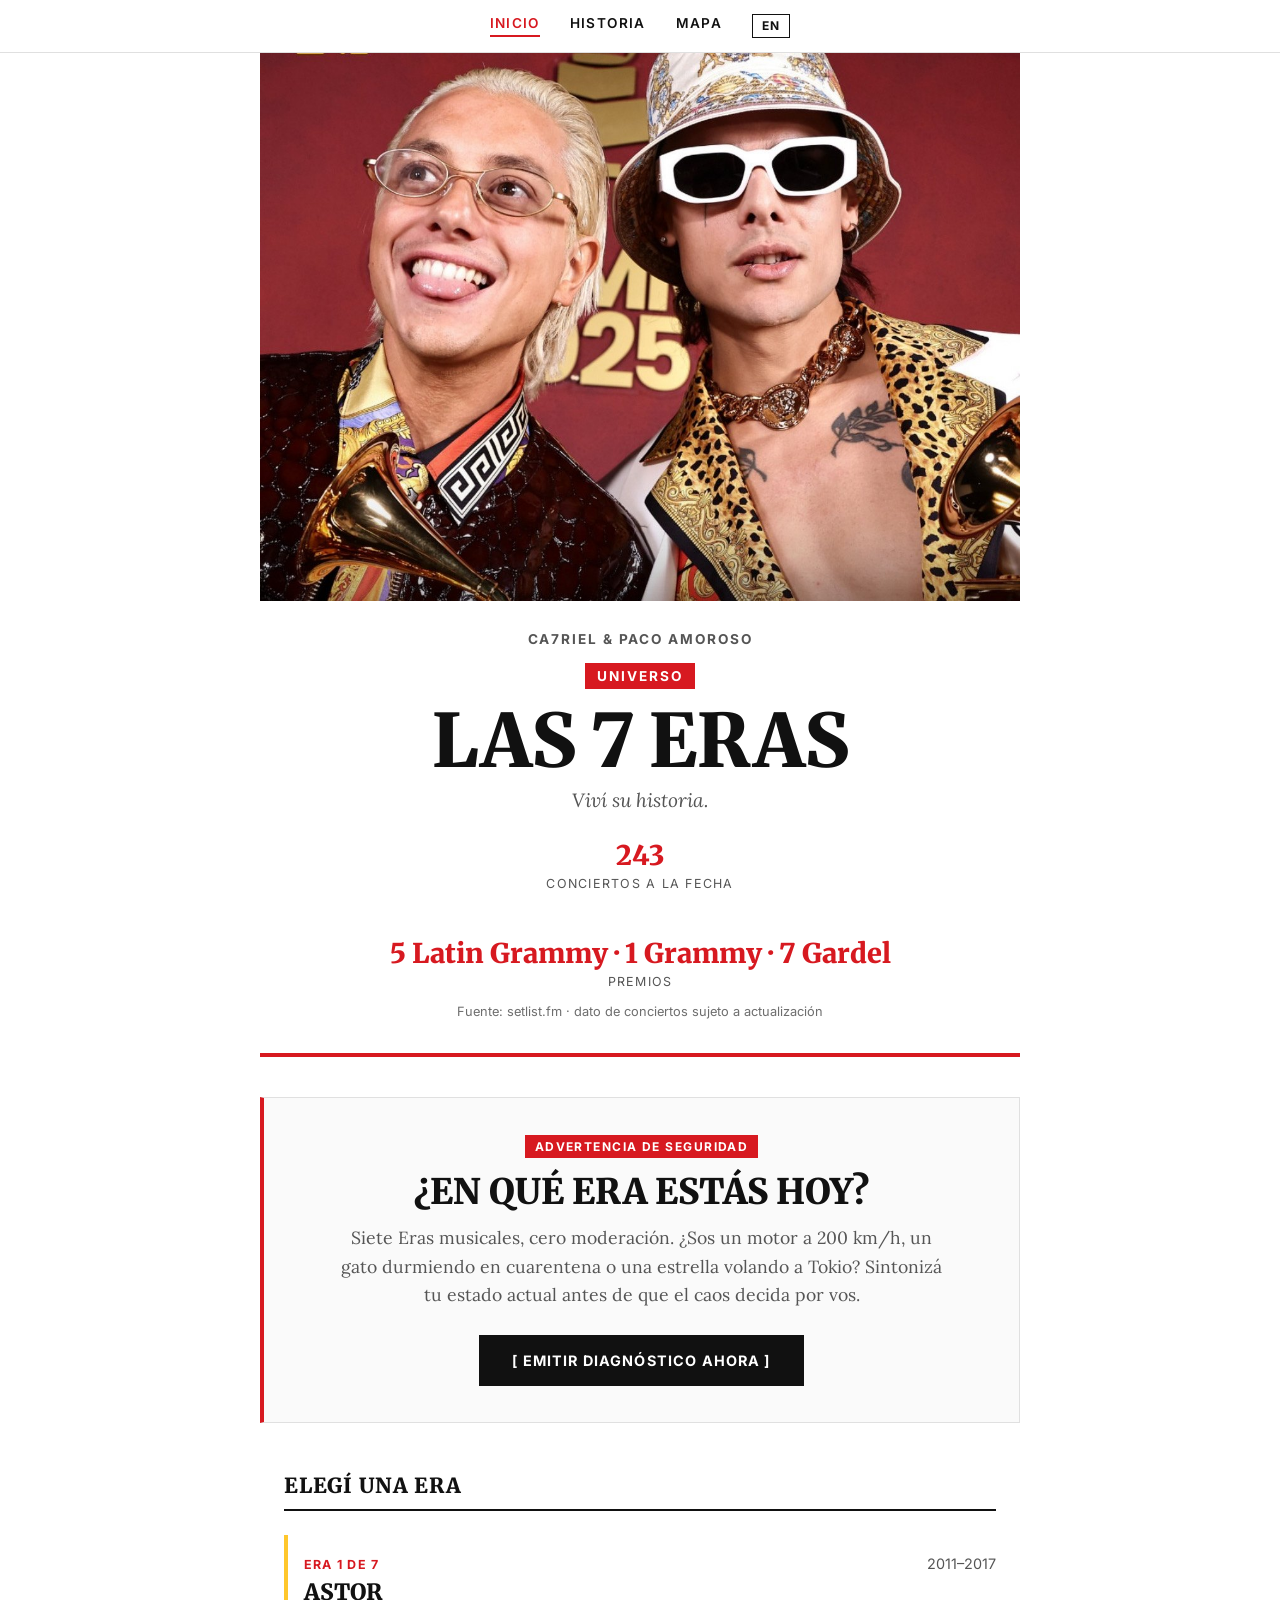
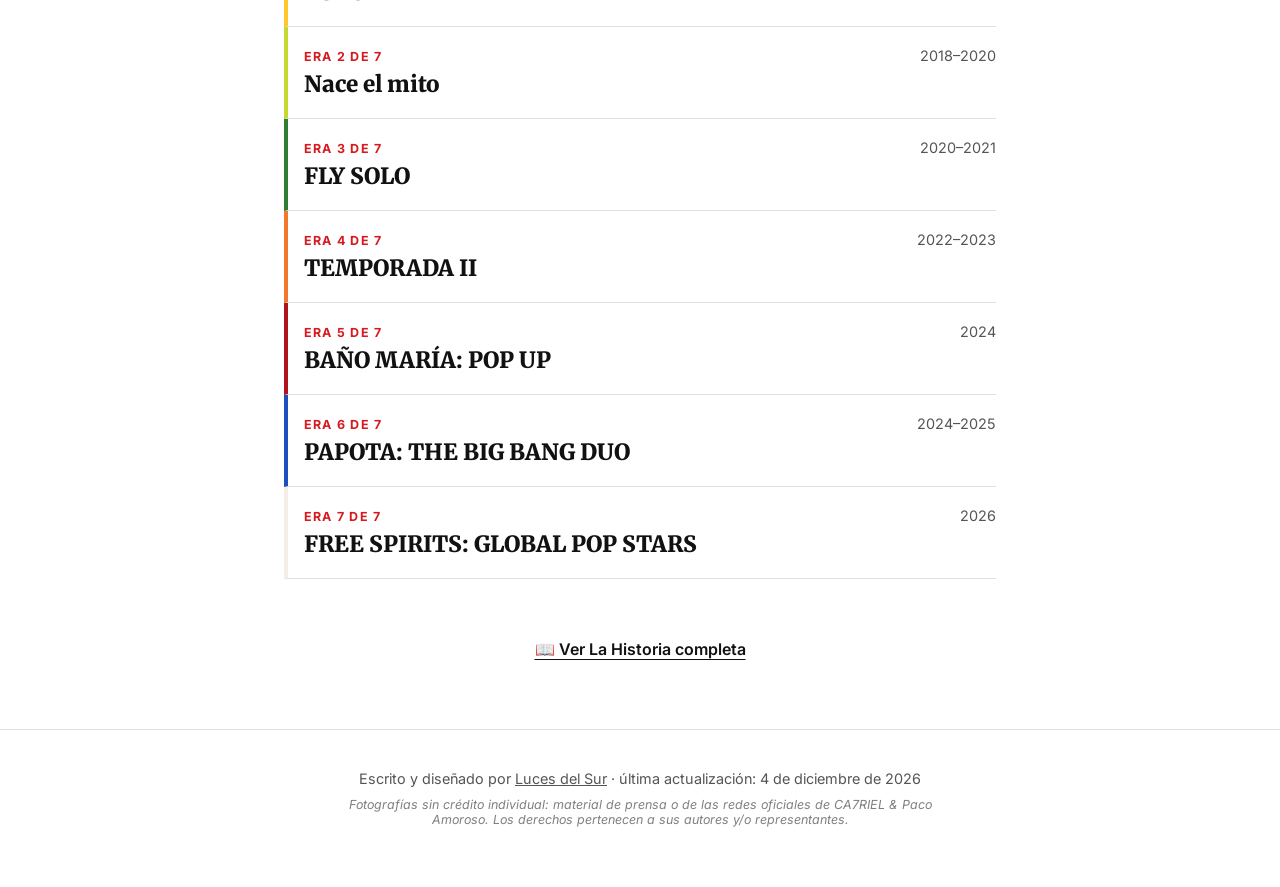
<file: index.html>
<!DOCTYPE html>
<html lang="es">
<head>
<meta charset="UTF-8">
<meta name="viewport" content="width=device-width, initial-scale=1.0">
<title>Universo Musical — CA7RIEL & Paco Amoroso</title>
<link rel="icon" type="image/svg+xml" href="favicon.svg">
<script src="i18n.js"></script>
<script src="tarjeta.js" defer></script>
<meta name="description" content="Las 7 Eras de CA7RIEL & Paco Amoroso: discografía, conciertos, colaboraciones y prensa, contados como una nota de revista.">
<meta property="og:type" content="website">
<meta property="og:site_name" content="Universo Musical — CA7RIEL & Paco Amoroso">
<meta property="og:title" content="Universo Musical — CA7RIEL & Paco Amoroso">
<meta property="og:description" content="Las 7 Eras de CA7RIEL & Paco Amoroso: discografía, conciertos, colaboraciones y prensa, contados como una nota de revista.">
<meta property="og:image" content="https://lucesdelsur.github.io/Universo/images/og/index.jpg">
<meta property="og:url" content="https://lucesdelsur.github.io/Universo/">
<meta name="twitter:card" content="summary_large_image">
<meta name="twitter:title" content="Universo Musical — CA7RIEL & Paco Amoroso">
<meta name="twitter:description" content="Las 7 Eras de CA7RIEL & Paco Amoroso: discografía, conciertos, colaboraciones y prensa, contados como una nota de revista.">
<meta name="twitter:image" content="https://lucesdelsur.github.io/Universo/images/og/index.jpg">
<link rel="preconnect" href="https://fonts.googleapis.com">
<link rel="preconnect" href="https://fonts.gstatic.com" crossorigin>
<link href="https://fonts.googleapis.com/css2?family=Playfair+Display:ital,wght@0,700;0,900;1,600&family=Merriweather:wght@700;900&family=Lora:ital,wght@0,400;0,600;1,400&family=Inter:wght@400;500;600;700&display=swap" rel="stylesheet">
<style>
:root{
  --bg: #FFFFFF;
  --bg-soft: #FAFAFA;
  --card: #FFFFFF;
  --card-hover: #F5F5F5;
  --line: #E0E0E0;
  --text: #111111;
  --text-dim: #555555;

  --red: #D71920;
  --ink: #111111;

  --lime: #D71920;
  --magenta: #D71920;
  --cyan: #D71920;
  --orange: #D71920;
  --violet: #D71920;
  --gold: #D71920;
  --gray: #555555;

  --display: 'Merriweather', serif;
  --body: 'Lora', serif;
  --mono: 'Inter', sans-serif;
}

*{ box-sizing:border-box; margin:0; padding:0; }
html{ scroll-behavior:smooth; }
body{
  background:var(--bg);
  color:var(--text);
  font-family:var(--body);
  font-size:17px;
  overflow-x:hidden;
  min-height:100vh;
}
::selection{ background:var(--red); color:#fff; }
a{ color:inherit; }
button{ font-family:inherit; cursor:pointer; }
:focus-visible{ outline:2px solid var(--red); outline-offset:2px; }

#site-nav{
  position:sticky; top:0; z-index:50;
  display:flex; align-items:center; justify-content:center; gap:30px;
  background:#fff; border-bottom:1px solid var(--line);
  padding:14px 20px;
}
#site-nav a{
  font-family:var(--mono); font-weight:600; font-size:.85rem; letter-spacing:.1em;
  text-transform:uppercase; color:var(--ink); text-decoration:none;
  padding-bottom:4px; border-bottom:2px solid transparent;
}
#site-nav a:hover{ color:var(--red); }
#site-nav a.active{ border-bottom-color:var(--red); color:var(--red); }

/* Portada estilo tapa de revista: la foto limpia arriba y el texto debajo,
   en negro sobre blanco, para que se lea siempre. */
.portada{ max-width:760px; margin:0 auto; }
.hero-portada{
  aspect-ratio:1206 / 869; max-width:100%;
  background:#EDEDED url('images/portada-recorte.jpeg') center top / cover no-repeat;
}
@media (max-width:600px){ .hero-portada{ aspect-ratio:1 / 1; background-position:center top; } }
.franja-portada{
  text-align:center; padding:30px 24px 34px; border-bottom:4px solid var(--red);
}
.franja-portada .hero-eyebrow{ color:var(--text-dim); font-family:var(--mono); font-weight:700; letter-spacing:.14em; text-transform:uppercase; font-size:.85rem; }
.franja-portada .kicker{
  font-family:var(--mono); font-weight:700; font-size:.85rem; letter-spacing:.14em;
  text-transform:uppercase; color:#fff; background:var(--red); display:inline-block;
  padding:5px 12px; margin-top:16px;
}
.franja-portada h1{
  font-family:var(--display); font-weight:900; font-size:clamp(2.6rem, 9vw, 4.6rem);
  line-height:1.05; margin-top:14px; color:var(--ink);
}
.franja-portada .sub{ color:var(--text-dim); font-size:1.2rem; font-style:italic; margin-top:8px; }
.stats-header{
  display:flex; gap:44px; margin-top:26px; flex-wrap:wrap; justify-content:center;
}
.stats-header div{ font-family:var(--mono); text-align:center; }
.stats-header strong{ display:block; font-family:var(--display); font-weight:900; font-size:1.7rem; color:var(--red); text-wrap:balance; }
.stats-header span{ font-size:.78rem; color:var(--text-dim); text-transform:uppercase; letter-spacing:.1em; }
.stats-header-source{
  font-family:var(--mono); font-size:.8rem; color:var(--text-dim); opacity:.85; margin-top:14px; text-align:center;
}

.seccion-test{
  max-width:760px; margin:40px auto; padding:36px 28px;
  background:var(--bg-soft); border:1px solid var(--line);
  border-left:4px solid var(--red); text-align:center;
}
.seccion-test .warning-badge{
  font-family:var(--mono); font-weight:700; font-size:.75rem; letter-spacing:.12em;
  text-transform:uppercase; color:#fff; background:var(--red); display:inline-block;
  padding:4px 10px; margin-bottom:14px;
}
.seccion-test h2{
  font-family:var(--display); font-weight:900; font-size:clamp(1.5rem, 5vw, 2.2rem);
  color:var(--ink); margin-bottom:12px; line-height:1.15;
}
.seccion-test p{
  font-family:var(--body); font-size:1.1rem; color:var(--text-dim);
  line-height:1.6; margin-bottom:26px; max-width:620px; margin-left:auto; margin-right:auto;
}
.btn-diagnostico{
  font-family:var(--mono); font-weight:700; font-size:.9rem; letter-spacing:.08em;
  text-transform:uppercase; background:var(--ink); color:#fff;
  border:1px solid var(--ink); padding:16px 32px; transition:all .2s ease;
}
.btn-diagnostico:hover{
  background:var(--red); border-color:var(--red); color:#fff;
}

.lista-eras{
  max-width:760px; margin:50px auto 60px; padding:0 24px;
}
.lista-eras h2{
  font-family:var(--display); font-weight:900; font-size:1.3rem; text-transform:uppercase;
  letter-spacing:.04em; border-bottom:2px solid var(--ink); padding-bottom:10px; margin-bottom:24px;
}
.era-link{
  display:flex; justify-content:space-between; align-items:baseline; gap:14px; flex-wrap:wrap;
  text-decoration:none; color:var(--ink);
  padding:20px 0 20px 16px; border-bottom:1px solid var(--line);
  border-left:4px solid var(--era-color, var(--line));
}
.era-link:hover .nombre{ color:var(--red); }
.era-link .kicker-chico{
  font-family:var(--mono); font-weight:700; font-size:.78rem; letter-spacing:.1em;
  color:var(--red); text-transform:uppercase; display:block; margin-bottom:6px;
}
.era-link .nombre{
  font-family:var(--display); font-weight:900; font-size:1.4rem; color:var(--ink); transition:color .15s ease;
}
.era-link .periodo{ font-family:var(--mono); font-size:.9rem; color:var(--text-dim); white-space:nowrap; }

.link-historia{
  display:block; max-width:760px; margin:0 auto 70px; padding:0 24px; text-align:center;
  font-family:var(--mono); font-weight:600; font-size:1rem; color:var(--ink);
  text-decoration:underline; text-underline-offset:4px;
}
.link-historia:hover{ color:var(--red); }

.hero .stats{
  display:flex; gap:44px; margin-top:30px; flex-wrap:wrap; justify-content:center;
}
.hero .stats div{ font-family:var(--mono); text-align:center; }
.hero .stats strong{ display:block; font-family:var(--display); font-weight:900; font-size:1.9rem; color:var(--ink); }
.hero .stats span{ font-size:.8rem; color:var(--text-dim); text-transform:uppercase; letter-spacing:.1em; opacity:.85; }
.stats-source{
  font-family:var(--mono); font-size:.85rem; color:var(--text-dim);
  opacity:.7; margin-top:28px; width:100%; text-align:center;
}

#quiz-modal-overlay{
  position:fixed; inset:0; background:rgba(17,17,17,.85); backdrop-filter:blur(3px);
  z-index:200; display:flex; align-items:center; justify-content:center; padding:20px;
  opacity:0; visibility:hidden; transition:opacity .2s ease, visibility .2s ease;
}
#quiz-modal-overlay.open{ opacity:1; visibility:visible; }
#quiz-modal{
  background:#fff; border:1px solid var(--line);
  max-width:640px; width:100%; max-height:90vh; overflow-y:auto;
  padding:36px 28px; position:relative;
  transform:scale(.97); transition:transform .2s ease;
}
#quiz-modal-overlay.open #quiz-modal{ transform:scale(1); }
#quiz-modal-close{
  position:absolute; top:18px; right:18px; background:#fff; border:1px solid var(--line);
  color:var(--ink); width:34px; height:34px; border-radius:50%; font-size:1rem; font-family:var(--mono);
}
#quiz-modal-close:hover{ background:var(--red); color:#fff; border-color:var(--red); }

.quiz-step-tag{
  font-family:var(--mono); font-weight:700; font-size:.75rem; text-transform:uppercase;
  letter-spacing:.12em; color:var(--red); margin-bottom:12px; display:block;
}
.quiz-question-title{
  font-family:var(--display); font-weight:900; font-size:1.4rem; color:var(--ink);
  line-height:1.3; margin-bottom:24px;
}
.quiz-options{ display:flex; flex-direction:column; gap:12px; }
.quiz-opt-btn{
  font-family:var(--body); font-size:1.05rem; text-align:left; background:var(--bg-soft);
  color:var(--ink); border:1px solid var(--line); padding:16px 20px;
  transition:all .15s ease; line-height:1.5;
}
.quiz-opt-btn:hover{
  border-color:var(--red); background:#fff; color:var(--red);
}

.result-card{ text-align:left; }
.result-header{ border-bottom:2px solid var(--ink); padding-bottom:14px; margin-bottom:20px; }
.result-header .era-num{
  font-family:var(--mono); font-weight:700; font-size:.8rem; letter-spacing:.12em;
  text-transform:uppercase; color:var(--red); display:block; margin-bottom:4px;
}
.result-header h3{
  font-family:var(--display); font-weight:900; font-size:1.8rem; color:var(--ink); line-height:1.15;
}
.result-diag{
  font-family:var(--body); font-size:1.1rem; color:var(--text); line-height:1.65;
  margin-bottom:24px; font-style:italic;
}
.result-grid{
  display:grid; grid-template-columns:1fr 1fr; gap:12px; margin-bottom:28px;
}
@media (max-width: 500px){ .result-grid{ grid-template-columns:1fr; } }
.result-item{
  background:var(--bg-soft); border:1px solid var(--line); padding:12px 16px; font-family:var(--mono);
}
.result-item label{
  display:block; font-size:.72rem; text-transform:uppercase; letter-spacing:.1em;
  color:var(--text-dim); margin-bottom:4px; font-weight:700;
}
.result-item span{ font-size:.9rem; color:var(--ink); font-weight:600; line-height:1.3; display:block; }
.result-danger{ grid-column: 1 / -1; border-left:3px solid var(--red); }
.result-danger span{ color:var(--red); }

.result-actions{ display:flex; gap:12px; flex-wrap:wrap; margin-top:20px; }
.btn-era-link{
  font-family:var(--mono); font-weight:700; font-size:.85rem; letter-spacing:.08em;
  text-transform:uppercase; background:var(--red); color:#fff; border:1px solid var(--red);
  padding:14px 22px; text-decoration:none; display:inline-block; flex:1; text-align:center;
}
.btn-era-link:hover{ background:var(--ink); border-color:var(--ink); }
.btn-retry{
  font-family:var(--mono); font-weight:600; font-size:.85rem; letter-spacing:.05em;
  text-transform:uppercase; background:transparent; color:var(--text-dim); border:1px solid var(--line);
  padding:14px 20px; transition:all .15s ease;
}
.btn-retry:hover{ border-color:var(--ink); color:var(--ink); }
.btn-share{
  font-family:var(--mono); font-weight:700; font-size:.85rem; letter-spacing:.08em;
  text-transform:uppercase; background:var(--ink); color:#fff; border:1px solid var(--ink);
  padding:14px 20px; transition:all .15s ease;
}
.btn-share:hover{ background:#fff; color:var(--ink); }
.result-actions .btn-share, .result-actions .btn-retry{ flex:1 1 auto; }
.btn-back{
  margin-top:18px; background:none; border:none; padding:6px 0;
  font-family:var(--mono); font-size:.85rem; color:var(--text-dim); text-decoration:underline; text-underline-offset:3px;
}
.btn-back:hover{ color:var(--red); }
.quiz-progress{ height:3px; background:var(--line); margin:-4px 0 20px; }
.quiz-progress span{ display:block; height:100%; background:var(--red); transition:width .2s ease; }
.share-feedback{ font-family:var(--mono); font-size:.85rem; color:var(--text-dim); margin-top:14px; word-break:break-all; }

footer{
  text-align:center; padding:40px 20px 60px; color:var(--text-dim); font-family:var(--mono); font-size:.9rem;
  border-top:1px solid var(--line);
}
</style>
</head>
<body>

  <nav id="site-nav">
    <a data-i18n="nav.inicio" href="index.html" class="active">Inicio</a>
    <a data-i18n="nav.historia" href="historia.html">Historia</a>
    <a data-i18n="nav.mapa" href="mapa.html">Mapa</a>
  </nav>

  <header class="portada">
  <div class="hero-portada" role="img" aria-label="CA7RIEL y Paco Amoroso en la alfombra roja"></div>
  <div class="franja-portada">
    <div class="hero-eyebrow">CA7RIEL &amp; Paco Amoroso</div>
    <span class="kicker">Universo</span>
    <h1 data-i18n="idx.h1">LAS 7 ERAS</h1>
    <p data-i18n="idx.sub" class="sub">Viví su historia.</p>
    <div class="stats-header">
      <div><strong id="stat-shows">243</strong><span data-i18n="idx.conciertos">Conciertos a la fecha</span></div>
      <div><strong id="stat-awards" data-i18n="idx.awards">5 Latin Grammy · 1 Grammy · 7 Gardel</strong><span data-i18n="idx.premios">Premios</span></div>
    </div>
    <div data-i18n="idx.fuente" class="stats-header-source">Fuente: setlist.fm · dato de conciertos sujeto a actualización</div>
  </div>
  </header>

  <section class="seccion-test">
    <span data-i18n="idx.badge" class="warning-badge">ADVERTENCIA DE SEGURIDAD</span>
    <h2 data-i18n="idx.test.h2">¿EN QUÉ ERA ESTÁS HOY?</h2>
    <p data-i18n="idx.test.p">Siete Eras musicales, cero moderación. ¿Sos un motor a 200 km/h, un gato durmiendo en cuarentena o una estrella volando a Tokio? Sintonizá tu estado actual antes de que el caos decida por vos.</p>
    <button data-i18n="idx.test.btn" id="btn-open-quiz" class="btn-diagnostico">[ EMITIR DIAGNÓSTICO AHORA ]</button>
  </section>

  <div class="lista-eras">
    <h2 data-i18n="idx.elegi">Elegí una Era</h2>
    <div id="lista-eras-items"></div>
  </div>

  <a data-i18n="idx.linkhistoria" class="link-historia" href="historia.html">📖 Ver La Historia completa</a>

  <footer>
    <span data-i18n="footer.escrito">Escrito y diseñado por</span> <a href="https://lucesdelsur.substack.com/" target="_blank" rel="noopener" style="color:inherit;text-decoration:underline;">Luces del Sur</a> · <span data-i18n="footer.actualizacion">última actualización:</span> <span id="last-update">—</span>
    <div data-i18n="footer.fotos" style="font-style:italic; font-size:.78rem; opacity:.75; margin-top:10px; max-width:600px; margin-left:auto; margin-right:auto;">Fotografías sin crédito individual: material de prensa o de las redes oficiales de CA7RIEL & Paco Amoroso. Los derechos pertenecen a sus autores y/o representantes.</div>
  </footer>

  <div id="quiz-modal-overlay">
    <div id="quiz-modal" role="dialog" aria-modal="true" aria-labelledby="quiz-title">
      <button id="quiz-modal-close" aria-label="Cerrar">✕</button>
      <div id="quiz-content"></div>
    </div>
  </div>

<script>
  const ERAS = [
    { archivo: "era1.html", titulo: "ASTOR", periodo: "2011–2017", color: "#FFC72C" },
    { archivo: "era2.html", titulo: "Nace el mito", periodo: "2018–2020", color: "#C6D92E" },
    { archivo: "era3.html", titulo: "FLY SOLO", periodo: "2020–2021", color: "#2E7D32" },
    { archivo: "era4.html", titulo: "TEMPORADA II", periodo: "2022–2023", color: "#F4772E" },
    { archivo: "era5.html", titulo: "BAÑO MARÍA: POP UP", periodo: "2024", color: "#B0141C" },
    { archivo: "era6.html", titulo: "PAPOTA: THE BIG BANG DUO", periodo: "2024–2025", color: "#1E4FBF" },
    { archivo: "era7.html", titulo: "FREE SPIRITS: GLOBAL POP STARS", periodo: "2026", color: "#F3EFE7" },
  ];

  const lista = document.getElementById('lista-eras-items');
  ERAS.forEach((era, i) => {
    const a = document.createElement('a');
    a.className = 'era-link';
    a.href = era.archivo;
    a.style.setProperty('--era-color', era.color);
    a.innerHTML = `
      <div>
        <span class="kicker-chico">${window.LANG === 'en' ? `Era ${i+1} of 7` : `Era ${i+1} de 7`}</span>
        <span class="nombre">${t(era.titulo)}</span>
      </div>
      <span class="periodo">${era.periodo}</span>
    `;
    lista.appendChild(a);
  });

  (function setLastUpdate(){
    const el = document.getElementById('last-update');
    if(!el) return;
    const d = new Date(document.lastModified);
    if(isNaN(d.getTime())){ el.textContent = t('sin datos'); return; }
    el.textContent = d.toLocaleDateString(window.localeFecha || 'es-AR', { year: 'numeric', month: 'long', day: 'numeric' });
  })();

  const QUESTIONS = [
    {
      q: "1. ¿Cómo arranca tu lunes ideal?",
      opts: [
        { text: "A 200 km/h, con taquicardia y pidiendo pogo antes del mediodía.", era: 2 },
        { text: "Encerrado en mi cuarto a oscuras, hablando solo y acariciando al gato.", era: 3 },
        { text: "Flotando en un jacuzzi de hotel con bata de seda y la mente en blanco.", era: 5 }
      ]
    },
    {
      q: "2. Te invitan a una fiesta. ¿Cuál es tu jugada?",
      opts: [
        { text: "Armo un pogo improvisado en el living y rompo dos lámparas.", era: 2 },
        { text: "Caigo en descapotable con mi compa y nos robamos la atención de todos.", era: 4 },
        { text: "No voy; mando a mi representante a decir que mi presencia cotiza en dólares.", era: 7 }
      ]
    },
    {
      q: "3. ¿Qué tenés tirado en el fondo del bolso/mochila ahora mismo?",
      opts: [
        { text: "Una púa gastada, cables y una partitura arrugada.", era: 1 },
        { text: "Un patito de goma amarillo y palitos de sushi.", era: 5 },
        { text: "Un pasaporte lleno de sellos y una valija que no cierra.", era: 6 }
      ]
    },
    {
      q: "4. ¿Cuál es tu transporte ideal para hoy?",
      opts: [
        { text: "Un coche rojo clásico a toda velocidad por la ruta.", era: 4 },
        { text: "La primera clase de un avión volando sobre el Atlántico.", era: 6 },
        { text: "Un colectivo nocturno escuchando a los Redonditos de Ricota.", era: 1 }
      ]
    },
    {
      q: "5. ¿Qué cenás para festejar que te fue bien en algo?",
      opts: [
        { text: "Fideos con manteca a las 3 AM mientras discuto sobre música.", era: 1 },
        { text: "Un bife de chorizo jugoso directo de la tabla, en soledad.", era: 3 },
        { text: "Un barco gigante de sushi servido al borde de la pileta.", era: 5 }
      ]
    },
    {
      q: "6. Si alguien te cae mal en un evento, ¿qué hacés?",
      opts: [
        { text: "Miro a mi amigo, nos reímos en cómplice y nos vamos a toda velocidad.", era: 4 },
        { text: "Le pongo un filtro de indiferencia y sigo mirando la Toscana desde mi ventana.", era: 7 },
        { text: "Me aíslo en una esquina a hacer la mía sin hablarle a nadie.", era: 3 }
      ]
    },
    {
      q: "7. ¿Cuál es tu hábitat natural en este momento?",
      opts: [
        { text: "Un sótano húmedo con olor a madera, cables y amplificadores.", era: 1 },
        { text: "Un escenario masivo bajo luces de neón saturadas y perfume Dior.", era: 2 },
        { text: "Una mansión rodeada de verde en las colinas de una locación secreta.", era: 7 }
      ]
    },
    {
      q: "8. ¿Cómo está tu nivel de energía social hoy?",
      opts: [
        { text: "Frenesí absoluto: de 0 a 100 sin medir ninguna consecuencia.", era: 2 },
        { text: "Jet lag de éxito: no sé en qué zona horaria estoy, pero no paro de facturar.", era: 6 },
        { text: "Inseparable: solo funciono si estoy en dupla con mi par.", era: 4 }
      ]
    },
    {
      q: "9. ¿Qué accesorio define tu día?",
      opts: [
        { text: "Un gato durmiendo sobre las piernas o un par de maquetas solistas.", era: 3 },
        { text: "Un frasco de perfume y tres pelotas neón.", era: 2 },
        { text: "La viola y una pelota de goma negra.", era: 7 }
      ]
    },
    {
      q: "10. ¿Cuál es tu filosofía de vida actual?",
      opts: [
        { text: "\"El exceso y el spa son el único camino al equilibrio.\"", era: 5 },
        { text: "\"Mi vida es una prueba de sonido constante en un Tiny Desk global.\"", era: 6 },
        { text: "\"Inseparables e improbables. Un peligro público.\"", era: 4 }
      ]
    }
  ];

  const RESULTS = {
    1: {
      title: "ERA 1 – ASTOR",
      diag: "Purismo Under & Caos Creativo. Estás en la etapa previa a la explosión, rumiando ideas y peleándote con las normas.",
      cancion: "Piola",
      bebida: "Café negro recalentado en jarrito de lata.",
      accesorio: "Campera de jean gastada y una púa.",
      peligro: "2/10 (Inofensivo, pero podés aburrir hablando de acordes a medianoche).",
      archivo: "era1.html"
    },
    2: {
      title: "ERA 2 – NACE EL MITO",
      diag: "Colapso Neón & Sobredosis de Pogo. Vivís a mil por hora, metiste 74 shows mentales en dos años y tu cuerpo pide auxilio pero vos pedís más bajo.",
      cancion: "Ouke",
      bebida: "Energizante de oferta en vaso de plástico.",
      accesorio: "Frasco de perfume.",
      peligro: "9/10 (Inestable. Podés arrancar un pogo en el supermercado).",
      archivo: "era2.html"
    },
    3: {
      title: "ERA 3 – FLY SOLO",
      diag: "Aislamiento Glam & Melodías. Tu casa es tu templo. Estás en tu propio planeta haciendo la tuya, creando en silencio y esquivando a la gente.",
      cancion: "Saeta / El Disko",
      bebida: "Agua con gas en copa fina.",
      accesorio: "Un gato durmiendo en tu regazo.",
      peligro: "4/10 (Pasivo-agresivo. Si te sacan de casa sin aviso, colapsás).",
      archivo: "era3.html"
    },
    4: {
      title: "ERA 4 – TEMPORADA II",
      diag: "Dúo Dinámico Improbable. Encontraste a tu cómplice o estás en tu era de mayor magnetismo. Juntos son indestructibles y bastante peligrosos.",
      cancion: "Paga Dios",
      bebida: "Fernet en botella cortada dentro de un coche.",
      accesorio: "Bola 8 de billar y anteojos de sol de noche.",
      peligro: "8.5/10 (Si encontrás a tu par, destruyen la ciudad en 20 minutos).",
      archivo: "era4.html"
    },
    5: {
      title: "ERA 5 – BAÑO MARÍA",
      diag: "Hedonismo & Spa Psicológico. Tu cuerpo exige burbujas, sushi y despreocupación total. Estás en un modo Miami donde el estrés no entra.",
      cancion: "DUMBAI",
      bebida: "Champán servido en un patito de goma.",
      accesorio: "Bata de baño de satén abierta.",
      peligro: "6/10 (Peligroso únicamente para tu tarjeta de crédito).",
      archivo: "era5.html"
    },
    6: {
      title: "ERA 6 – PAPOTA / TINY DESK",
      diag: "Jet Lag & Consagración Masiva. Rompiste el algoritmo. Tu vida es un pasillo de aeropuerto y una valija que jamás se termina de desarmar.",
      cancion: "El Único",
      bebida: "Café de aeropuerto a precio insólito.",
      accesorio: "Valija por reventar y globo azul flotando.",
      peligro: "7.5/10 (Te estás por desmayar de sueño o por ganar un Grammy).",
      archivo: "era6.html"
    },
    7: {
      title: "ERA 7 – FREE SPIRITS",
      diag: "Popstar Global Inalcanzable. Ya jugás en otra liga. Mirás el mundo desde arriba y tus problemas son puramente espirituales.",
      cancion: "Muero",
      bebida: "Vino tinto caro derramado en remera blanca.",
      accesorio: "Diamantes gigantes y pelota de goma negra.",
      peligro: "10/10 (Inalcanzable. Ya ni respondés el WhatsApp).",
      archivo: "era7.html"
    }
  };

  // ---------- Lógica del test ----------
  // "answers" guarda la Era elegida en cada pregunta: permite volver atrás
  // y resolver empates (gana, entre las empatadas, la elegida más recientemente).
  // En inglés, se reemplazan preguntas y resultados por su traducción.
  if(window.LANG === 'en' && window.I18N_EN){
    I18N_EN.quiz.questions.forEach((q, i) => { QUESTIONS[i] = q; });
    Object.keys(I18N_EN.quiz.results).forEach(k => Object.assign(RESULTS[k], I18N_EN.quiz.results[k]));
  }
  let currentStep = 0;
  let answers = [];

  const modalOverlay = document.getElementById('quiz-modal-overlay');
  const modal = document.getElementById('quiz-modal');
  const btnOpen = document.getElementById('btn-open-quiz');
  const btnClose = document.getElementById('quiz-modal-close');
  const quizContent = document.getElementById('quiz-content');
  const SITE_URL = 'https://lucesdelsur.github.io/Universo/';

  function openModal(){
    modalOverlay.classList.add('open');
    document.body.style.overflow = 'hidden';
    setTimeout(() => { const b = quizContent.querySelector('button, a'); if(b) b.focus(); }, 50);
  }
  function closeModal(){
    modalOverlay.classList.remove('open');
    document.body.style.overflow = '';
    btnOpen.focus();
  }
  function startQuiz(){
    currentStep = 0; answers = [];
    renderQuestion(); openModal();
  }

  btnOpen.addEventListener('click', startQuiz);
  btnClose.addEventListener('click', closeModal);
  modalOverlay.addEventListener('click', (e) => { if(e.target === modalOverlay) closeModal(); });
  document.addEventListener('keydown', (e) => {
    if(e.key === 'Escape' && modalOverlay.classList.contains('open')) closeModal();
  });

  // Un solo listener para todos los botones del modal (en vez de onclick sueltos).
  quizContent.addEventListener('click', (e) => {
    const btn = e.target.closest('button');
    if(!btn) return;
    if(btn.dataset.era){ selectOption(Number(btn.dataset.era)); }
    else if(btn.dataset.action === 'back'){ goBack(); }
    else if(btn.dataset.action === 'retry'){ currentStep = 0; answers = []; renderQuestion(); }
    else if(btn.dataset.action === 'share'){ shareResult(Number(btn.dataset.result), btn); }
    else if(btn.dataset.action === 'start'){ currentStep = 0; answers = []; renderQuestion(); }
  });

  function renderQuestion(){
    const item = QUESTIONS[currentStep];
    quizContent.innerHTML = `
      <span class="quiz-step-tag">${t('Pregunta')} ${currentStep + 1} ${t('de')} ${QUESTIONS.length}</span>
      <div class="quiz-progress" aria-hidden="true"><span style="width:${(currentStep / QUESTIONS.length) * 100}%"></span></div>
      <h3 class="quiz-question-title" id="quiz-title">${item.q}</h3>
      <div class="quiz-options">
        ${item.opts.map(opt => `<button class="quiz-opt-btn" data-era="${opt.era}">${opt.text}</button>`).join('')}
      </div>
      ${currentStep > 0 ? `<button class="btn-back" data-action="back">${t('← Pregunta anterior')}</button>` : ''}
    `;
    const first = quizContent.querySelector('.quiz-opt-btn');
    if(first && modalOverlay.classList.contains('open')) first.focus();
  }

  function selectOption(eraNumber){
    answers[currentStep] = eraNumber;
    answers.length = currentStep + 1;
    currentStep++;
    if(currentStep < QUESTIONS.length) renderQuestion();
    else renderResult(winningEra());
  }

  function goBack(){
    if(currentStep === 0) return;
    currentStep--;
    renderQuestion();
  }

  function winningEra(){
    const scores = {};
    answers.forEach(e => { scores[e] = (scores[e] || 0) + 1; });
    const max = Math.max(...Object.values(scores));
    // Desempate: de las Eras empatadas, gana la que elegiste más recientemente.
    for(let i = answers.length - 1; i >= 0; i--){
      if(scores[answers[i]] === max) return answers[i];
    }
    return answers[answers.length - 1];
  }

  function renderResult(era, compartido){
    const res = RESULTS[era];
    if(!compartido) prepararTarjeta(era);
    quizContent.innerHTML = `
      <div class="result-card">
        <div class="result-header">
          <span class="era-num">${t(compartido ? 'ASÍ LE DIO EL TEST A ALGUIEN QUE TE MANDÓ ESTO' : 'PRESCRIPCIÓN MÉDICA OFICIAL')}</span>
          <h3 id="quiz-title">${res.title}</h3>
        </div>
        <p class="result-diag">"${res.diag}"</p>
        <div class="result-grid">
          <div class="result-item"><label>${t('Canción del día')}</label><span>${res.cancion}</span></div>
          <div class="result-item"><label>${t('Bebida del día')}</label><span>${res.bebida}</span></div>
          <div class="result-item"><label>${t('Accesorio del día')}</label><span>${res.accesorio}</span></div>
          <div class="result-item result-danger"><label>${t('Nivel de Peligro Social')}</label><span>${res.peligro}</span></div>
        </div>
        <div class="result-actions">
          <a href="${res.archivo}" class="btn-era-link">${t('EXPLORAR')} ${res.title}</a>
          ${compartido
            ? '<button class="btn-retry" data-action="start">' + t('HACER MI TEST') + '</button>'
            : `<button class="btn-share" data-action="share" data-result="${era}">${t('COMPARTIR RESULTADO')}</button>
               <button class="btn-retry" data-action="retry">${t('REPETIR TEST')}</button>`}
        </div>
        <p class="share-feedback" aria-live="polite"></p>
      </div>
    `;
  }

  // ---------- Compartir: una imagen tamaño historia de Instagram ----------
  // La tarjeta se prepara apenas aparece el resultado, así al tocar el botón
  // ya está lista: el celular solo abre el menú para compartir si el toque
  // es inmediato.
  let tarjeta = null; // { era, file, blob }
  function prepararTarjeta(era){
    if(typeof window.dibujarTarjeta !== 'function') return;
    const lista = { era, file: null, blob: null };
    tarjeta = lista;
    lista.promesa = (async () => {
      const canvas = document.createElement('canvas');
      await dibujarTarjeta(canvas, era, RESULTS[era], window.LANG);
      const blob = await new Promise(r => canvas.toBlob(r, 'image/png'));
      if(!blob) throw new Error('sin imagen');
      lista.blob = blob;
      lista.file = new File([blob], `mi-era-${era}.png`, { type: 'image/png' });
    })().catch(() => {});
  }

  function descargar(blob, nombre){
    const a = document.createElement('a');
    a.href = URL.createObjectURL(blob);
    a.download = nombre;
    document.body.appendChild(a); a.click(); a.remove();
    setTimeout(() => URL.revokeObjectURL(a.href), 5000);
  }

  async function shareResult(era, btn){
    const res = RESULTS[era];
    const url = `${SITE_URL}?resultado=${era}`;
    const text = (window.LANG === 'en' && window.I18N_EN)
      ? I18N_EN.quiz.share.replace('{title}', res.title)
      : `Me dio ${res.title} en el test de las 7 Eras de CA7RIEL & Paco Amoroso. ¿En qué Era estás vos?`;
    const fb = quizContent.querySelector('.share-feedback');
    fb.textContent = '';

    if(!tarjeta || tarjeta.era !== era) prepararTarjeta(era);
    if(tarjeta && !tarjeta.file){
      const etiqueta = btn.textContent;
      btn.disabled = true; btn.textContent = t('PREPARANDO IMAGEN…');
      await tarjeta.promesa;
      btn.disabled = false; btn.textContent = etiqueta;
    }
    const file = tarjeta && tarjeta.file;

    try{
      // Celular: menú para compartir con la imagen (ahí aparece Instagram).
      if(file && navigator.canShare && navigator.canShare({ files: [file] })){
        await navigator.share({ files: [file] });
        return;
      }
      // Compu: se descarga la imagen para subirla a mano.
      if(file){
        descargar(file, file.name);
        fb.textContent = t('Descargamos tu tarjeta. Subila a tu historia de Instagram.');
        return;
      }
      // Si no se pudo crear la imagen, se comparte el link como antes.
      if(navigator.share){ await navigator.share({ title: 'Las 7 Eras', text, url }); return; }
      await navigator.clipboard.writeText(`${text} ${url}`);
      fb.textContent = t('¡Copiado! Pegalo en tu historia o en un chat.');
    }catch(err){
      if(err && err.name === 'AbortError') return; // la persona canceló
      if(file){
        descargar(file, file.name);
        fb.textContent = t('Descargamos tu tarjeta. Subila a tu historia de Instagram.');
        return;
      }
      fb.innerHTML = `${t('Copiá este link:')} <a href="${url}">${url}</a>`;
    }
  }

  // Si alguien llega desde un link compartido (?resultado=N), le mostramos ese resultado.
  (function resultadoCompartido(){
    const n = Number(new URLSearchParams(location.search).get('resultado'));
    if(RESULTS[n]){ renderResult(n, true); openModal(); }
  })();
</script>
<script data-goatcounter="https://lucesdelsur.goatcounter.com/count" async src="//gc.zgo.at/count.js"></script>
</body>
</html>
</file>
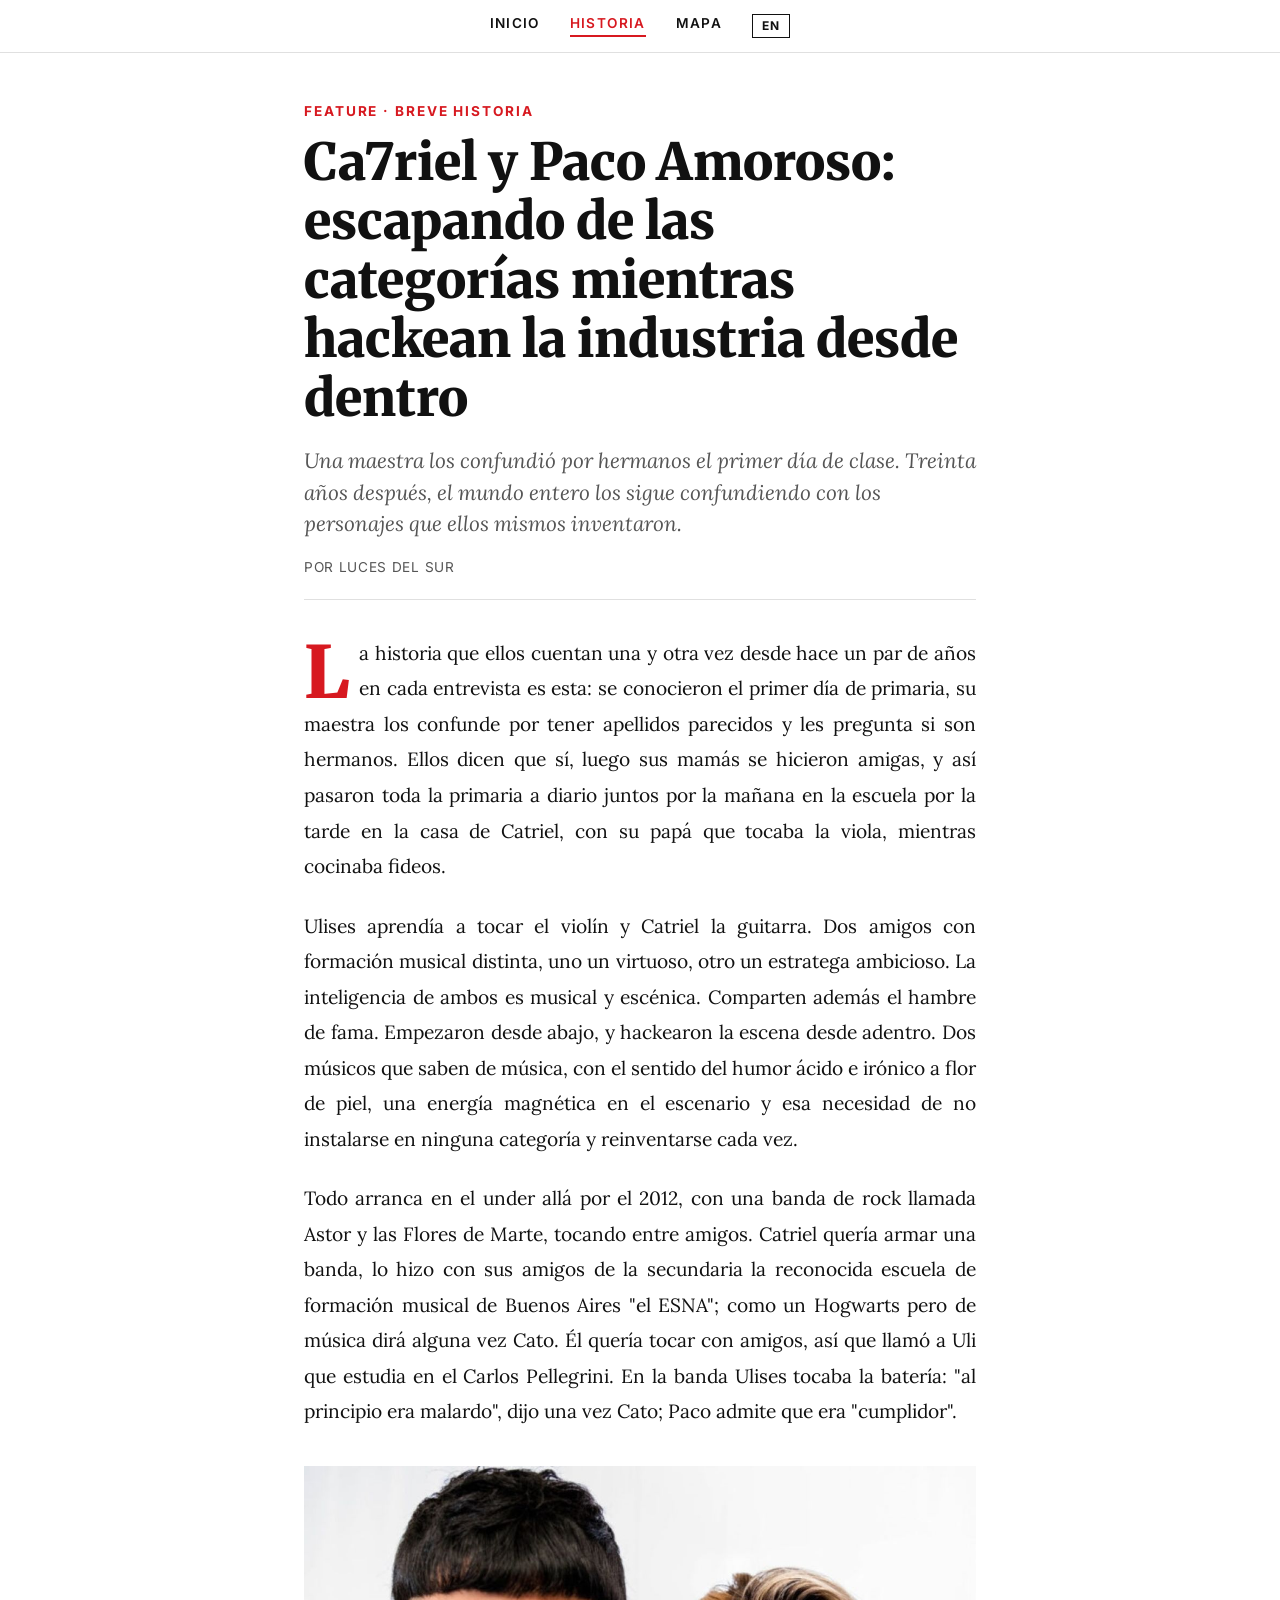
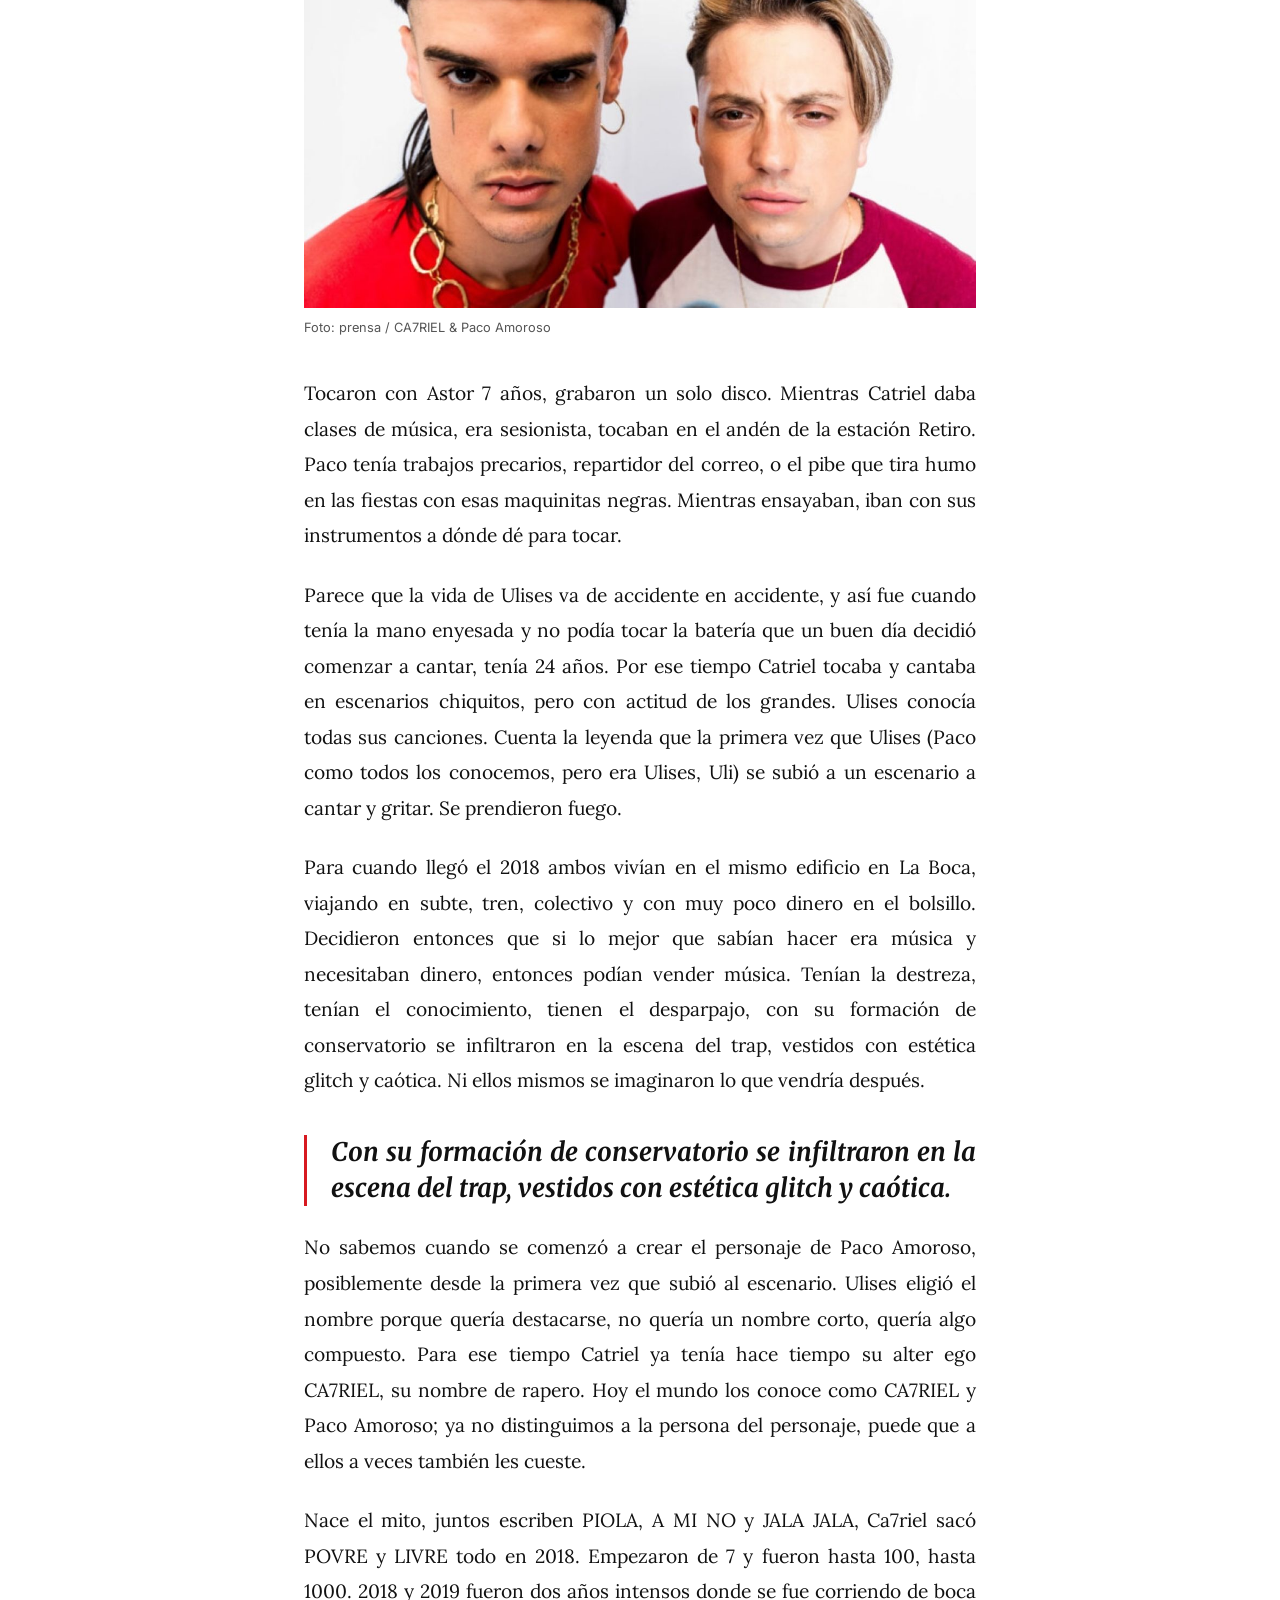
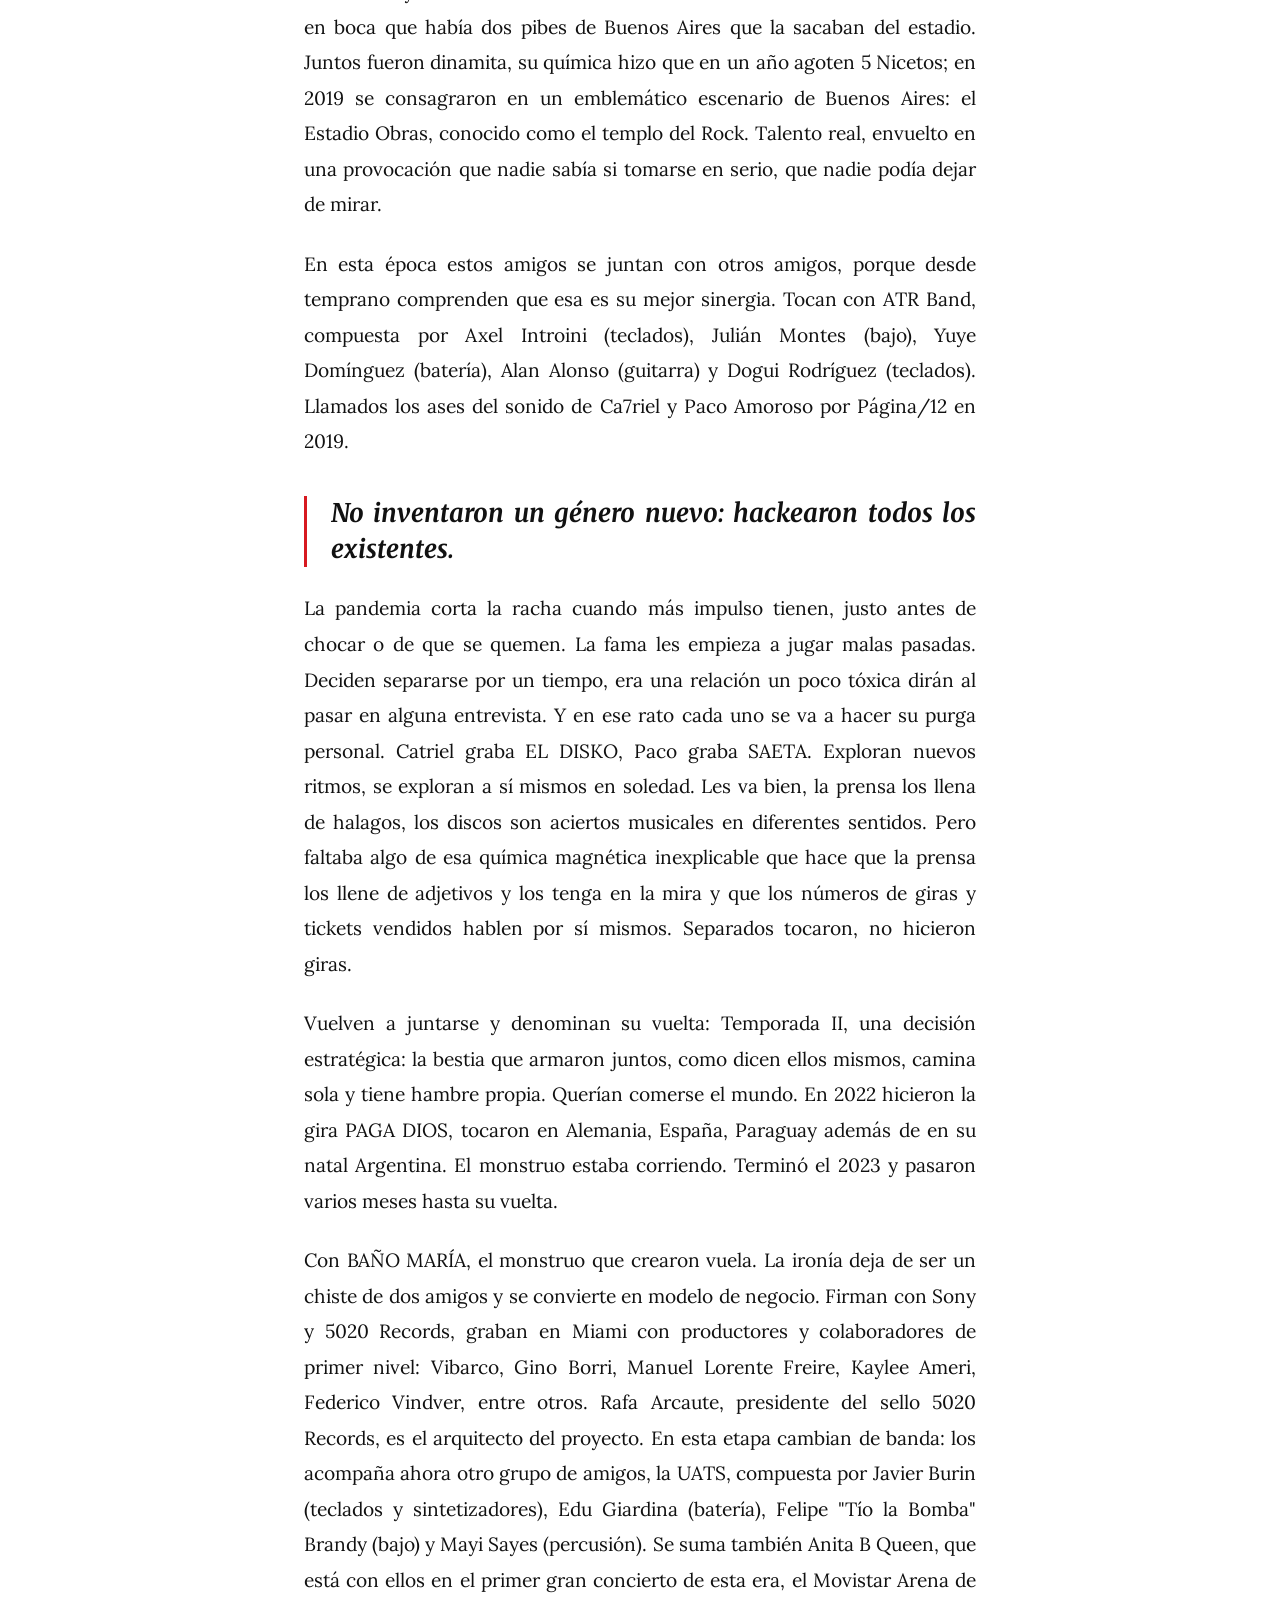
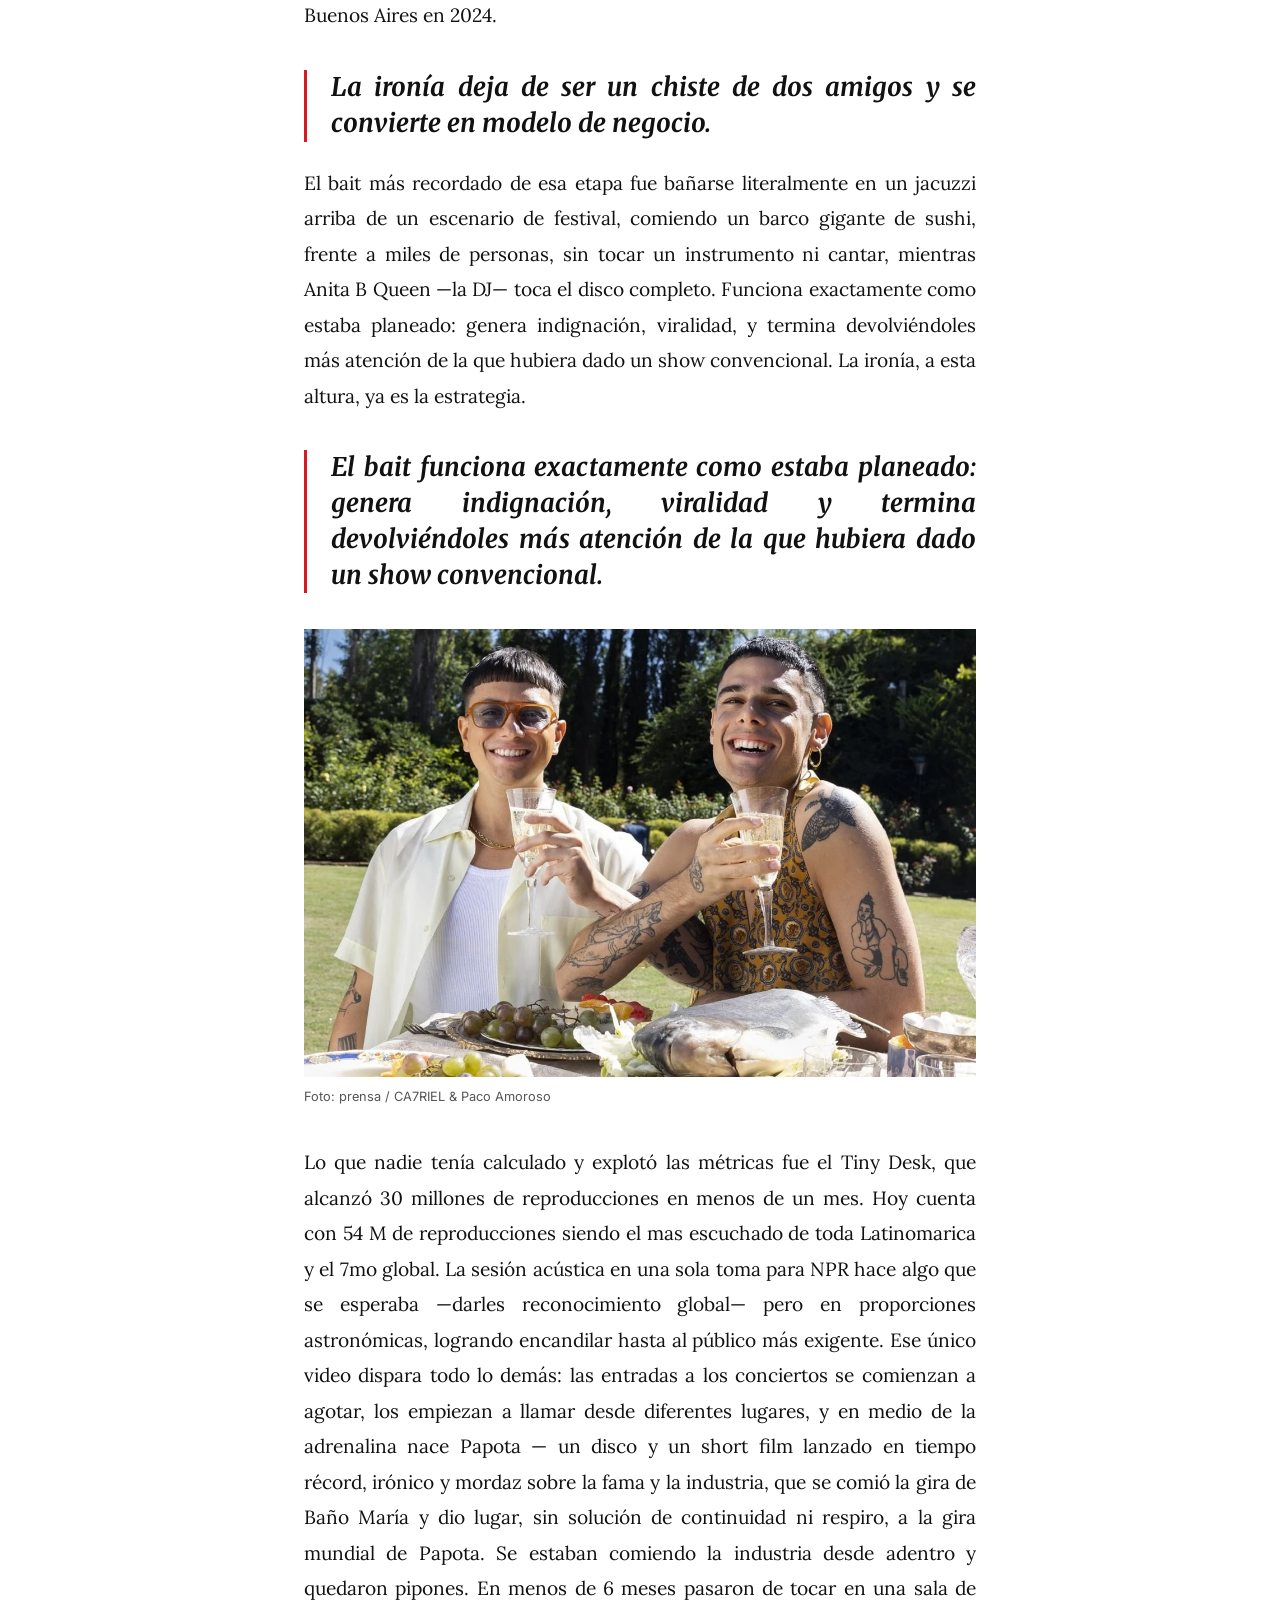
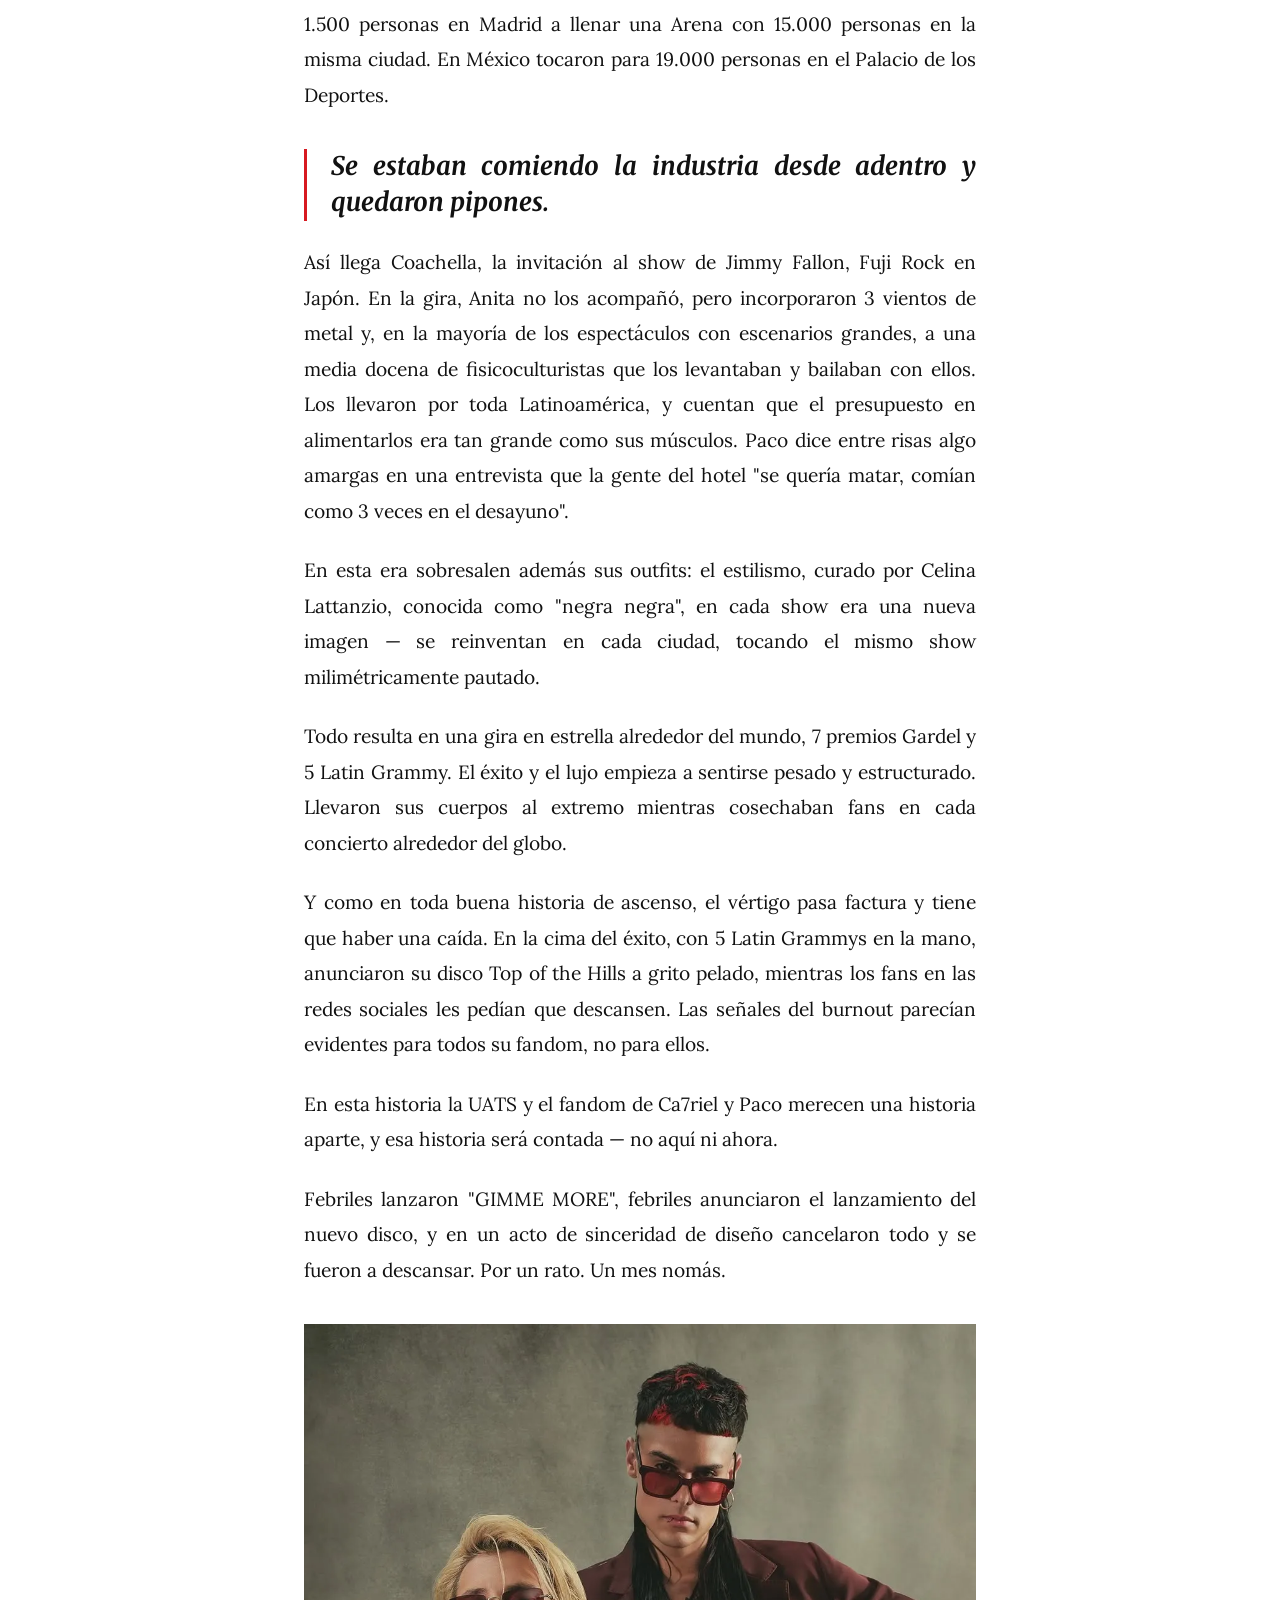
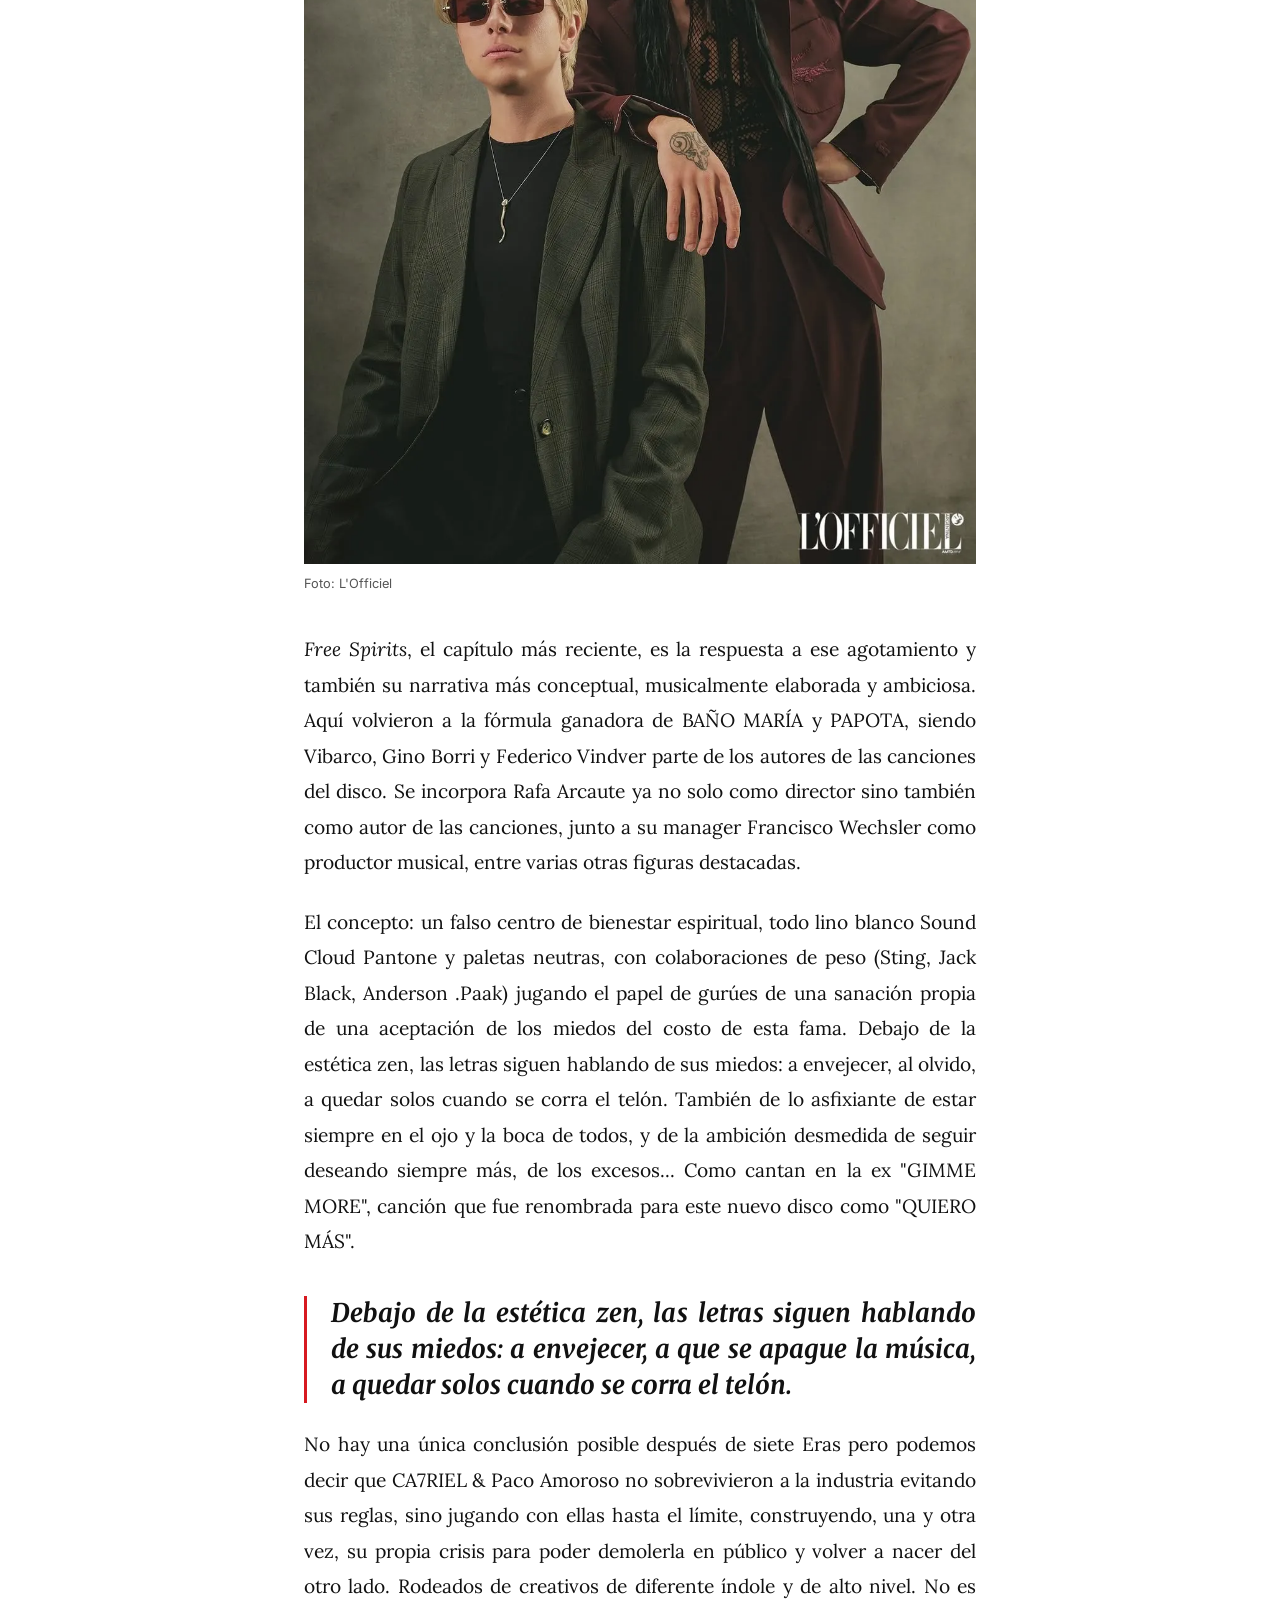
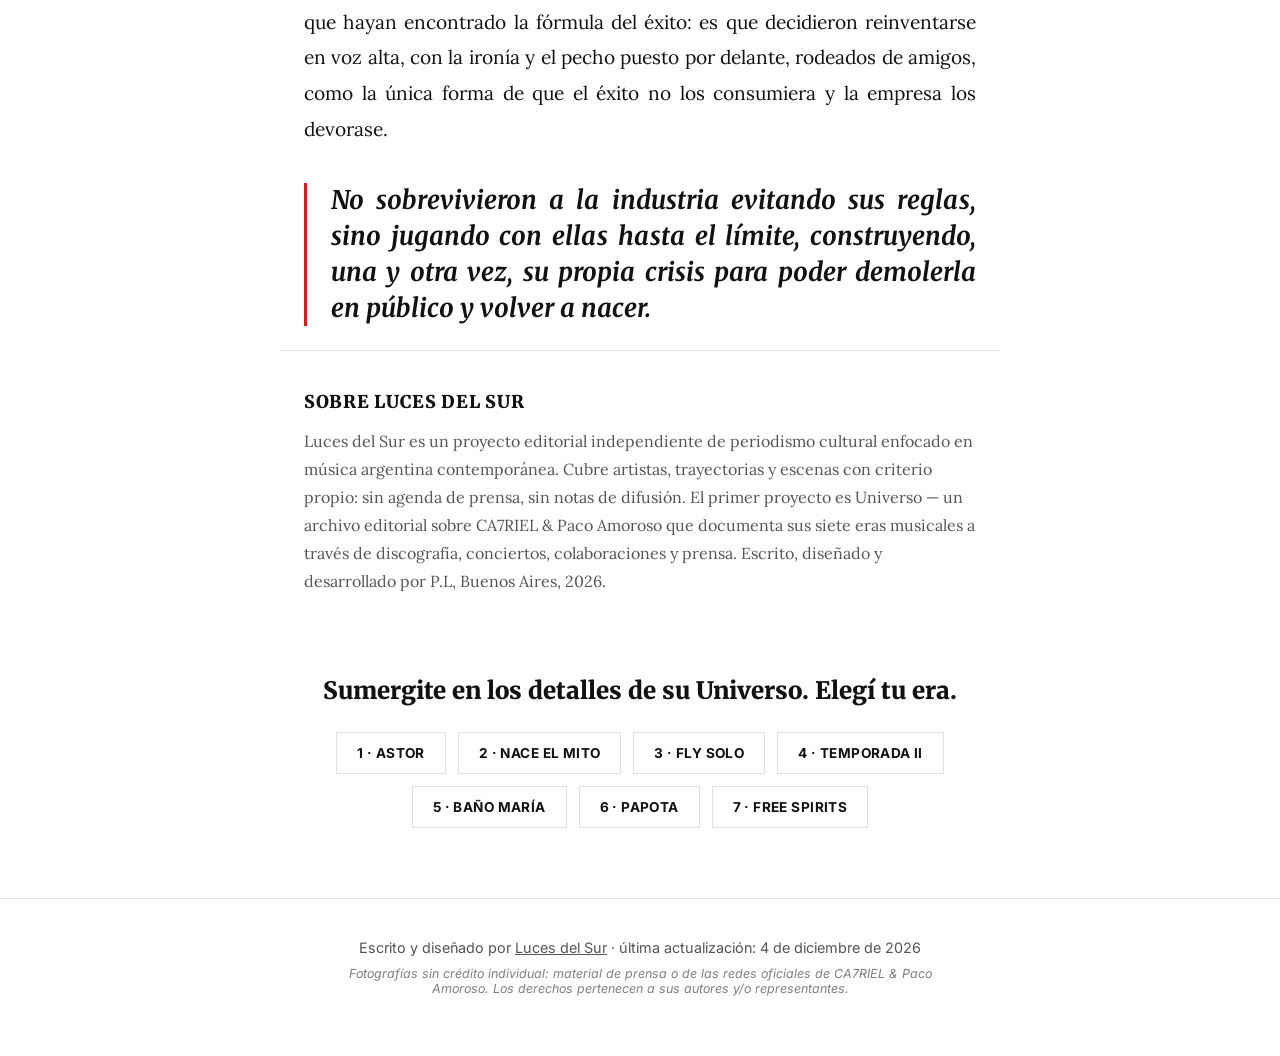
<file: historia.html>
<!DOCTYPE html>
<html lang="es">
<head>
<meta charset="UTF-8">
<meta name="viewport" content="width=device-width, initial-scale=1.0">
<title>La Historia — Universo Musical CA7RIEL & Paco Amoroso</title>
<link rel="icon" type="image/svg+xml" href="favicon.svg">
<script src="i18n.js"></script>
<meta name="description" content="Una maestra los confundió por hermanos el primer día de clase. La historia real detrás de CA7RIEL & Paco Amoroso.">
<meta property="og:type" content="website">
<meta property="og:site_name" content="Universo Musical — CA7RIEL & Paco Amoroso">
<meta property="og:title" content="Ca7riel y Paco Amoroso: escapando de las categorías — Universo Musical">
<meta property="og:description" content="Una maestra los confundió por hermanos el primer día de clase. La historia real detrás de CA7RIEL & Paco Amoroso.">
<meta property="og:image" content="https://lucesdelsur.github.io/Universo/images/og/historia.jpg">
<meta property="og:image:width" content="1200">
<meta property="og:image:height" content="630">
<meta property="og:url" content="https://lucesdelsur.github.io/Universo/historia.html">
<meta name="twitter:card" content="summary_large_image">
<meta name="twitter:title" content="Ca7riel y Paco Amoroso: escapando de las categorías — Universo Musical">
<meta name="twitter:description" content="Una maestra los confundió por hermanos el primer día de clase. La historia real detrás de CA7RIEL & Paco Amoroso.">
<meta name="twitter:image" content="https://lucesdelsur.github.io/Universo/images/og/historia.jpg">
<link rel="preconnect" href="https://fonts.googleapis.com">
<link rel="preconnect" href="https://fonts.gstatic.com" crossorigin>
<link href="https://fonts.googleapis.com/css2?family=Playfair+Display:ital,wght@0,700;0,900;1,600&family=Merriweather:wght@700;900&family=Lora:ital,wght@0,400;0,600;1,400&family=Inter:wght@400;500;600;700&display=swap" rel="stylesheet">
<style>
/* =============================================================
   UNIVERSO MUSICAL — CA7RIEL & Paco Amoroso
   Estética editorial (Rolling Stone) — blanco, serif, rojo quirúrgico
   ============================================================= */
:root{
  --bg: #FFFFFF;
  --bg-soft: #FAFAFA;
  --card: #FFFFFF;
  --card-hover: #F5F5F5;
  --line: #E0E0E0;
  --text: #111111;
  --text-dim: #555555;

  --red: #D71920;
  --ink: #111111;

  /* Todas las categorías comparten el mismo rojo editorial (a propósito:
     el sistema Rolling Stone no codifica temas por color, usa el rojo
     como acento único y consistente para cualquier etiqueta). */
  --lime: #D71920;
  --magenta: #D71920;
  --cyan: #D71920;
  --orange: #D71920;
  --violet: #D71920;
  --gold: #D71920;
  --gray: #555555;

  --display: 'Merriweather', serif;
  --body: 'Lora', serif;
  --mono: 'Inter', sans-serif;
}

*{ box-sizing:border-box; margin:0; padding:0; }
html{ scroll-behavior:smooth; }
body{
  background:var(--bg);
  color:var(--text);
  font-family:var(--body);
  font-size:17px;
  overflow-x:hidden;
  min-height:100vh;
}
::selection{ background:var(--red); color:#fff; }
a{ color:inherit; }
button{ font-family:inherit; cursor:pointer; }
:focus-visible{ outline:2px solid var(--red); outline-offset:2px; }

/* =========================================================
   NAV superior — sticky, blanco, logo centrado
   ========================================================= */
#site-nav{
  position:sticky; top:0; z-index:50;
  display:flex; align-items:center; justify-content:center; gap:30px;
  background:#fff; border-bottom:1px solid var(--line);
  padding:14px 20px;
}
#site-nav a{
  font-family:var(--mono); font-weight:600; font-size:.85rem; letter-spacing:.1em;
  text-transform:uppercase; color:var(--ink); text-decoration:none;
  padding-bottom:4px; border-bottom:2px solid transparent;
}
#site-nav a:hover{ color:var(--red); }
#site-nav a.active{ border-bottom-color:var(--red); color:var(--red); }

/* =========================================================
   HERO — color sólido por Era (o foto, cuando la tengamos)
   ========================================================= */
.hero{
  position:relative;
  min-height:46vh;
  display:flex; flex-direction:column; align-items:center; justify-content:center;
  text-align:center; padding:56px 24px 44px;
  background:var(--hero-bg, #fff);
  color:var(--hero-fg, var(--ink));
}
.hero-eyebrow{
  font-family:var(--mono); font-weight:700; letter-spacing:.14em; text-transform:uppercase;
  color:var(--hero-fg, var(--ink)); font-size:.85rem; opacity:.85;
}
.hero .kicker{
  font-family:var(--mono); font-weight:700; font-size:.85rem; letter-spacing:.14em;
  text-transform:uppercase; color:var(--red); background:#fff; display:inline-block;
  padding:5px 12px; margin-top:16px;
}
.hero h1{
  font-family:var(--display);
  font-weight:900;
  font-size:clamp(2.2rem, 8vw, 4.4rem);
  line-height:1.1;
  color:var(--hero-fg, var(--ink));
  margin-top:14px;
}
.hero h1 span{ display:block; }
.hero h1.titulo-eras{ font-size:clamp(2.4rem, 8vw, 4.6rem); }
.hero p.sub{
  max-width:640px; margin-top:16px; color:var(--hero-fg, var(--text-dim)); font-size:1.2rem;
  font-style:italic; font-family:var(--body); opacity:.9;
}
.hero-divider{
  width:60px; height:2px; background:var(--red); border:none; margin:22px auto 4px;
}
.contador-shows{
  margin-top:22px; display:inline-block;
  font-family:var(--mono); font-size:1.05rem; font-weight:600;
  background:#fff; color:var(--ink); border:1px solid var(--line);
  padding:10px 18px;
}
.contador-shows strong{ color:var(--red); }
.hero .stats{
  display:flex; gap:44px; margin-top:30px; flex-wrap:wrap; justify-content:center;
}
.hero .stats div{ font-family:var(--mono); text-align:center; }
.hero .stats strong{ display:block; font-family:var(--display); font-weight:900; font-size:1.9rem; color:var(--hero-fg, var(--ink)); }
.hero .stats span{ font-size:.8rem; color:var(--hero-fg, var(--text-dim)); text-transform:uppercase; letter-spacing:.1em; opacity:.85; }
.stats-source{
  font-family:var(--mono); font-size:.85rem; color:var(--hero-fg, var(--text-dim));
  opacity:.7; margin-top:14px;
}

/* =========================================================
   Bloque foto + texto de la Era
   ========================================================= */
.era-bloque{
  max-width:960px; margin:48px auto; padding:0 24px;
  display:flex; gap:32px; flex-wrap:wrap; align-items:flex-start;
}
.era-foto{
  width:320px; aspect-ratio:3/2; flex-shrink:0;
  background:var(--bg-soft); border:1px solid var(--line);
  display:flex; align-items:center; justify-content:center;
  font-family:var(--mono); font-size:.85rem; color:var(--text-dim); text-align:center; padding:16px;
}
.era-foto img{ width:100%; height:100%; object-fit:cover; }
.era-texto{ flex:1; min-width:280px; font-size:1.15rem; line-height:1.8; color:var(--text); font-family:var(--body); }

/* =========================================================
   Navegación Era anterior / siguiente / inicio
   ========================================================= */
.era-prevnext{
  max-width:960px; margin:0 auto 20px; padding:0 24px;
  display:flex; justify-content:space-between; gap:16px; flex-wrap:wrap;
}
.era-prevnext a{
  font-family:var(--mono); font-weight:600; font-size:.9rem; color:var(--ink); text-decoration:none;
  border:1px solid var(--line); padding:10px 18px; text-transform:uppercase; letter-spacing:.04em;
}
.era-prevnext a:hover{ border-color:var(--red); color:var(--red); }
.era-prevnext .vacio{ visibility:hidden; }
.era-prevnext-bottom{ margin:60px auto 30px; padding-top:30px; border-top:1px solid var(--line); }
.era-prevnext-bottom .volver-inicio{
  color:var(--red); border-color:var(--red); font-weight:700;
}

/* =========================================================
   FILTROS
   ========================================================= */
#filterbar{
  position:sticky; top:53px; z-index:40;
  background:rgba(255,255,255,.96);
  border-bottom:1px solid var(--line);
  padding:14px 20px;
  display:flex; flex-wrap:wrap; gap:14px; align-items:center; justify-content:center;
}
.filter-group{ display:flex; gap:8px; align-items:center; flex-wrap:wrap; justify-content:center; }
.filter-label{
  font-family:var(--mono); font-size:.8rem; text-transform:uppercase; letter-spacing:.1em;
  color:var(--text-dim); margin-right:4px;
}
.pill{
  font-family:var(--mono); font-weight:600; font-size:.85rem;
  background:transparent; color:var(--text-dim);
  border:1px solid var(--line); border-radius:100px;
  padding:7px 16px; transition:all .15s ease;
}
.pill:hover{ border-color:var(--red); color:var(--red); }
.pill.active{ color:#fff; background:var(--red); border-color:var(--red); font-weight:700; }
select{
  font-family:var(--mono); background:#fff; color:var(--text);
  border:1px solid var(--line); border-radius:4px; padding:7px 10px; font-size:.9rem;
}
#reset-filters{
  font-family:var(--mono); font-size:.8rem; color:var(--text-dim);
  background:none; border:1px dashed var(--line); border-radius:4px; padding:6px 12px;
}
#reset-filters:hover{ color:var(--red); border-color:var(--red); }

/* =========================================================
   LÍNEA DE TIEMPO
   ========================================================= */
#timeline-wrap{ position:relative; max-width:1000px; margin:56px auto 100px; padding:0 24px; }
#spine{ position:absolute; left:50%; top:0; transform:translateX(-50%); width:2px; z-index:1; background:var(--line); height:100%; }
.spine-segment{ display:none; } /* el color por Era ya no aplica: fondo sólido por página */
.empty-state{ text-align:center; padding:80px 20px; color:var(--text-dim); font-family:var(--mono); }

/* Marcadores: simples, planos, sin sombras — el rojo es el único acento */
.spine-marker{
  position:absolute; left:50%; transform:translate(-50%,-50%);
  width:11px; height:11px; background:var(--red); z-index:2;
}
.spine-marker-heart{ width:15px; height:15px; background:var(--ink); }
.spine-marker-bolt{ width:15px; height:15px; background:var(--ink); }

.tl-item{
  position:relative; width:44%; z-index:1; margin-bottom:60px;
  opacity:0; transform:translateY(20px);
  animation:riseIn .5s ease forwards;
}
@keyframes riseIn{ to{ opacity:1; transform:translateY(0); } }
.tl-item.side-l{ left:0; text-align:right; }
.tl-item.side-r{ left:56%; text-align:left; }

.tl-connector{
  position:absolute; top:50%; height:1px; width:40px; background:var(--line); z-index:0;
}
.tl-item.side-l .tl-connector{ right:-40px; }
.tl-item.side-r .tl-connector{ left:-40px; }

.tl-card{
  display:inline-block; text-align:left; width:100%;
  background:var(--card); border-top:1px solid var(--line);
  padding:22px 0 0; cursor:pointer; transition:opacity .15s ease;
}
.tl-card:hover{ opacity:.72; }
.tl-date{ font-family:var(--mono); font-size:.8rem; color:var(--text-dim); letter-spacing:.03em; }
.tl-cat{
  display:inline-block; font-family:var(--mono); font-size:.72rem; text-transform:uppercase;
  letter-spacing:.1em; margin-left:10px; color:var(--tag-color, var(--red)); font-weight:700;
}
.tl-title{ font-family:var(--display); font-weight:900; font-size:1.5rem; line-height:1.3; margin-top:10px; color:var(--ink); }
.tl-thumb{
  position:relative; margin-top:14px; width:100%; aspect-ratio:3/2; overflow:hidden;
  background:var(--bg-soft); display:flex; align-items:center; justify-content:center;
}
.tl-thumb img{ width:100%; height:100%; object-fit:cover; }
.tl-thumb .ph{ font-family:var(--mono); font-size:.9rem; color:var(--text-dim); text-align:center; padding:8px; }
.tl-play-badge{
  position:absolute; top:50%; left:50%; transform:translate(-50%,-50%);
  width:46px; height:46px; border-radius:50%;
  background:rgba(255,255,255,.9); color:var(--red);
  display:flex; align-items:center; justify-content:center; font-size:1.1rem;
  border:1.5px solid var(--red);
}
.tl-lugar{ margin-top:8px; font-family:var(--mono); font-size:.85rem; color:var(--text-dim); }
.tl-teaser{ margin-top:12px; font-size:1.05rem; color:var(--text-dim); line-height:1.6; font-family:var(--body); font-style:italic; }
.tl-publico{ font-weight:400; color:var(--text-dim); font-size:.85em; }

@media (max-width: 760px){
  #spine{ left:20px; transform:none; }
  .tl-item{ width:calc(100% - 60px); left:60px !important; text-align:left; }
  .tl-connector{ left:-40px; right:auto; }
}

/* =========================================================
   MODAL
   ========================================================= */
#modal-overlay{
  position:fixed; inset:0; background:rgba(17,17,17,.75); backdrop-filter:blur(2px);
  z-index:200; display:flex; align-items:center; justify-content:center; padding:20px;
  opacity:0; visibility:hidden; transition:opacity .2s ease, visibility .2s ease;
}
#modal-overlay.open{ opacity:1; visibility:visible; }
#modal{
  background:#fff; border:1px solid var(--line);
  max-width:640px; width:100%; max-height:88vh; overflow-y:auto;
  padding:32px; position:relative;
  transform:scale(.97); transition:transform .2s ease;
}
#modal-overlay.open #modal{ transform:scale(1); }
#modal-close{
  position:absolute; top:18px; right:18px; background:#fff; border:1px solid var(--line);
  color:var(--ink); width:34px; height:34px; border-radius:50%; font-size:1rem; z-index:2;
}
#modal-close:hover{ background:var(--red); color:#fff; border-color:var(--red); }
#modal-media{ width:100%; margin-bottom:16px; background:#000; aspect-ratio:16/9; }
#modal-media img{ width:100%; height:100%; object-fit:cover; }
#modal-media iframe{ width:100%; height:100%; border:none; }
#modal-photo{
  width:100%; aspect-ratio:16/9; overflow:hidden; margin-bottom:18px;
  background:var(--bg-soft); display:flex; align-items:center; justify-content:center;
}
#modal-photo img{ width:100%; height:100%; object-fit:cover; }
#modal-photo.hidden{ display:none; }
.modal-cat-row{ display:flex; flex-wrap:wrap; gap:10px; margin-bottom:10px; }
.modal-cat-chip{
  font-family:var(--mono); font-weight:700; font-size:.75rem; text-transform:uppercase; letter-spacing:.1em;
  color:var(--red); display:inline-block;
}
.jefe-final{
  font-family:var(--mono); font-weight:700; font-size:.8rem; text-transform:uppercase; letter-spacing:.1em;
  color:#fff; background:var(--ink); display:inline-block; padding:5px 12px; margin-bottom:10px;
}
#modal-date{ font-family:var(--mono); font-size:.9rem; color:var(--text-dim); margin-bottom:6px; }
#modal-title{ font-family:var(--display); font-weight:900; font-size:1.8rem; line-height:1.25; margin-bottom:14px; color:var(--ink); }
#modal-desc{ color:var(--text); line-height:1.75; font-size:1.1rem; margin-bottom:18px; font-family:var(--body); }
#modal-data{ display:flex; flex-wrap:wrap; gap:10px; }
.data-chip{
  font-family:var(--mono); font-size:.85rem; background:var(--bg-soft);
  border:1px solid var(--line); padding:8px 12px;
}
.data-chip b{ color:var(--red); }
.modal-yt-link{
  width:100%; height:100%; display:flex; align-items:center; justify-content:center;
  font-family:var(--mono); font-weight:600; font-size:1rem; color:#fff;
  text-decoration:none; background:var(--ink); border:1px solid var(--ink);
}
.modal-yt-link:hover{ background:var(--red); border-color:var(--red); }

footer{
  text-align:center; padding:40px 20px 60px; color:var(--text-dim); font-family:var(--mono); font-size:.9rem;
  border-top:1px solid var(--line);
}

@media (prefers-reduced-motion: reduce){
  *{ animation:none !important; transition:none !important; }
}

</style>
<style>
  .articulo{ max-width:720px; margin:0 auto; padding:50px 24px 0; }

  .sobre-autor{
    max-width:720px; margin:0 auto; padding:40px 24px 60px;
    border-top:1px solid var(--line);
  }
  .sobre-autor h3{
    font-family:var(--display); font-weight:900; font-size:1.1rem;
    text-transform:uppercase; letter-spacing:.04em; margin-bottom:14px;
  }
  .sobre-autor p{
    font-family:var(--body); font-size:1rem; line-height:1.75; color:var(--text-dim);
  }

  .elegi-era{
    max-width:760px; margin:0 auto; padding:20px 24px 70px; text-align:center;
  }
  .elegi-era h3{
    font-family:var(--display); font-weight:900; font-size:1.5rem; margin-bottom:26px;
  }
  .elegi-era-botones{ display:flex; flex-wrap:wrap; gap:12px; justify-content:center; }
  .elegi-era-botones a{
    font-family:var(--mono); font-weight:700; font-size:.85rem; letter-spacing:.03em;
    text-transform:uppercase; color:var(--ink); text-decoration:none;
    border:1.5px solid var(--line); padding:12px 20px; transition:all .15s ease;
  }
  .elegi-era-botones a:hover{ border-color:var(--red); color:var(--red); }
  .articulo .kicker{
    font-family:var(--mono); font-weight:700; font-size:.85rem; letter-spacing:.14em;
    text-transform:uppercase; color:var(--red); display:block; margin-bottom:14px;
  }
  .articulo h1{
    font-family:var(--display); font-weight:900; font-size:clamp(2rem, 6vw, 3.2rem);
    line-height:1.15; color:var(--ink);
  }
  .articulo .dek{
    font-family:var(--body); font-style:italic; font-size:1.3rem; color:var(--text-dim);
    margin-top:18px; line-height:1.5;
  }
  .articulo .byline{
    font-family:var(--mono); font-size:.85rem; color:var(--text-dim); margin-top:20px;
    padding-bottom:24px; border-bottom:1px solid var(--line); text-transform:uppercase; letter-spacing:.05em;
  }
  .articulo .hero-img{
    width:100%; aspect-ratio:3/2; margin-top:30px; background:var(--bg-soft);
    display:flex; align-items:center; justify-content:center;
    font-family:var(--mono); font-size:.9rem; color:var(--text-dim);
  }
  .articulo .cuerpo{
    margin-top:36px; font-family:var(--body); font-size:1.2rem; line-height:1.85; color:var(--text);
    text-align:justify;
  }
  .articulo .foto-intercalada{ margin:36px 0; }
  .articulo .foto-intercalada img{ width:100%; display:block; }
  .articulo .foto-intercalada .pie{
    font-family:var(--mono); font-size:.8rem; color:var(--text-dim); margin-top:8px; text-align:left;
  }
  .articulo .cuerpo p{ margin-bottom:24px; }
  .articulo .cuerpo p.primera::first-letter{
    font-family:var(--display); font-weight:900; font-size:4.5rem; float:left;
    line-height:.85; margin:6px 10px 0 0; color:var(--red);
  }
  .pull-quote{
    font-family:var(--display); font-weight:700; font-style:italic; font-size:1.6rem;
    color:var(--ink); border-left:3px solid var(--red); padding-left:24px;
    margin:36px 0; line-height:1.4;
  }
  .soon-badge{
    display:inline-block; font-family:var(--mono); font-size:.8rem; text-transform:uppercase;
    letter-spacing:.1em; color:var(--red); border:1px dashed var(--red);
    padding:6px 14px; margin-bottom:20px;
  }
</style>
</head>
<body>

  <nav id="site-nav">
    <a data-i18n="nav.inicio" href="index.html">Inicio</a>
    <a data-i18n="nav.historia" href="historia.html" class="active">Historia</a>
    <a data-i18n="nav.mapa" href="mapa.html">Mapa</a>
  </nav>

  <article class="articulo">
    <span data-i18n="hist.01" class="kicker">Feature · Breve Historia</span>
    <h1 data-i18n="hist.02">Ca7riel y Paco Amoroso: escapando de las categorías mientras hackean la industria desde dentro</h1>
    <p data-i18n="hist.03" class="dek">Una maestra los confundió por hermanos el primer día de clase. Treinta años después, el mundo entero los sigue confundiendo con los personajes que ellos mismos inventaron.</p>
    <div data-i18n="hist.04" class="byline">Por Luces del Sur</div>

    <div class="cuerpo">
      <p data-i18n="hist.05" class="primera">La historia que ellos cuentan una y otra vez desde hace un par de años en cada entrevista es esta: se conocieron el primer día de primaria, su maestra los confunde por tener apellidos parecidos y les pregunta si son hermanos. Ellos dicen que sí, luego sus mamás se hicieron amigas, y así pasaron toda la primaria a diario juntos por la mañana en la escuela por la tarde en la casa de Catriel, con su papá que tocaba la viola, mientras cocinaba fideos.</p>

      <p data-i18n="hist.06">Ulises aprendía a tocar el violín y Catriel la guitarra. Dos amigos con formación musical distinta, uno un virtuoso, otro un estratega ambicioso. La inteligencia de ambos es musical y escénica. Comparten además el hambre de fama. Empezaron desde abajo, y hackearon la escena desde adentro. Dos músicos que saben de música, con el sentido del humor ácido e irónico a flor de piel, una energía magnética en el escenario y esa necesidad de no instalarse en ninguna categoría y reinventarse cada vez.</p>

      <p data-i18n="hist.07">Todo arranca en el under allá por el 2012, con una banda de rock llamada Astor y las Flores de Marte, tocando entre amigos. Catriel quería armar una banda, lo hizo con sus amigos de la secundaria la reconocida escuela de formación musical de Buenos Aires "el ESNA"; como un Hogwarts pero de música dirá alguna vez Cato. Él quería tocar con amigos, así que llamó a Uli que estudia en el Carlos Pellegrini. En la banda Ulises tocaba la batería: "al principio era malardo", dijo una vez Cato; Paco admite que era "cumplidor".</p>

      <div class="foto-intercalada">
        <img src="images/historia-retrato-temprano.jpg" alt="CA7RIEL y Paco Amoroso, retrato de los primeros años">
        <div data-i18n="hist.08" class="pie">Foto: prensa / CA7RIEL &amp; Paco Amoroso</div>
      </div>

      <p data-i18n="hist.09">Tocaron con Astor 7 años, grabaron un solo disco. Mientras Catriel daba clases de música, era sesionista, tocaban en el andén de la estación Retiro. Paco tenía trabajos precarios, repartidor del correo, o el pibe que tira humo en las fiestas con esas maquinitas negras. Mientras ensayaban, iban con sus instrumentos a dónde dé para tocar.</p>

      <p data-i18n="hist.10">Parece que la vida de Ulises va de accidente en accidente, y así fue cuando tenía la mano enyesada y no podía tocar la batería que un buen día decidió comenzar a cantar, tenía 24 años. Por ese tiempo Catriel tocaba y cantaba en escenarios chiquitos, pero con actitud de los grandes. Ulises conocía todas sus canciones. Cuenta la leyenda que la primera vez que Ulises (Paco como todos los conocemos, pero era Ulises, Uli) se subió a un escenario a cantar y gritar. Se prendieron fuego.</p>

      <p data-i18n="hist.11">Para cuando llegó el 2018 ambos vivían en el mismo edificio en La Boca, viajando en subte, tren, colectivo y con muy poco dinero en el bolsillo. Decidieron entonces que si lo mejor que sabían hacer era música y necesitaban dinero, entonces podían vender música. Tenían la destreza, tenían el conocimiento, tienen el desparpajo, con su formación de conservatorio se infiltraron en la escena del trap, vestidos con estética glitch y caótica. Ni ellos mismos se imaginaron lo que vendría después.</p>

      <p data-i18n="hist.12" class="pull-quote">Con su formación de conservatorio se infiltraron en la escena del trap, vestidos con estética glitch y caótica.</p>

      <p data-i18n="hist.13">No sabemos cuando se comenzó a crear el personaje de Paco Amoroso, posiblemente desde la primera vez que subió al escenario. Ulises eligió el nombre porque quería destacarse, no quería un nombre corto, quería algo compuesto. Para ese tiempo Catriel ya tenía hace tiempo su alter ego CA7RIEL, su nombre de rapero. Hoy el mundo los conoce como CA7RIEL y Paco Amoroso; ya no distinguimos a la persona del personaje, puede que a ellos a veces también les cueste.</p>

      <p data-i18n="hist.14">Nace el mito, juntos escriben PIOLA, A MI NO y JALA JALA, Ca7riel sacó POVRE y LIVRE todo en 2018. Empezaron de 7 y fueron hasta 100, hasta 1000. 2018 y 2019 fueron dos años intensos donde se fue corriendo de boca en boca que había dos pibes de Buenos Aires que la sacaban del estadio. Juntos fueron dinamita, su química hizo que en un año agoten 5 Nicetos; en 2019 se consagraron en un emblemático escenario de Buenos Aires: el Estadio Obras, conocido como el templo del Rock. Talento real, envuelto en una provocación que nadie sabía si tomarse en serio, que nadie podía dejar de mirar.</p>

      <p data-i18n="hist.15">En esta época estos amigos se juntan con otros amigos, porque desde temprano comprenden que esa es su mejor sinergia. Tocan con ATR Band, compuesta por Axel Introini (teclados), Julián Montes (bajo), Yuye Domínguez (batería), Alan Alonso (guitarra) y Dogui Rodríguez (teclados). Llamados los ases del sonido de Ca7riel y Paco Amoroso por Página/12 en 2019.</p>

      <p data-i18n="hist.16" class="pull-quote">No inventaron un género nuevo: hackearon todos los existentes.</p>

      <p data-i18n="hist.17">La pandemia corta la racha cuando más impulso tienen, justo antes de chocar o de que se quemen. La fama les empieza a jugar malas pasadas. Deciden separarse por un tiempo, era una relación un poco tóxica dirán al pasar en alguna entrevista. Y en ese rato cada uno se va a hacer su purga personal. Catriel graba EL DISKO, Paco graba SAETA. Exploran nuevos ritmos, se exploran a sí mismos en soledad. Les va bien, la prensa los llena de halagos, los discos son aciertos musicales en diferentes sentidos. Pero faltaba algo de esa química magnética inexplicable que hace que la prensa los llene de adjetivos y los tenga en la mira y que los números de giras y tickets vendidos hablen por sí mismos. Separados tocaron, no hicieron giras.</p>

      <p data-i18n="hist.18">Vuelven a juntarse y denominan su vuelta: Temporada II, una decisión estratégica: la bestia que armaron juntos, como dicen ellos mismos, camina sola y tiene hambre propia. Querían comerse el mundo. En 2022 hicieron la gira PAGA DIOS, tocaron en Alemania, España, Paraguay además de en su natal Argentina. El monstruo estaba corriendo. Terminó el 2023 y pasaron varios meses hasta su vuelta.</p>

      <p data-i18n="hist.19">Con BAÑO MARÍA, el monstruo que crearon vuela. La ironía deja de ser un chiste de dos amigos y se convierte en modelo de negocio. Firman con Sony y 5020 Records, graban en Miami con productores y colaboradores de primer nivel: Vibarco, Gino Borri, Manuel Lorente Freire, Kaylee Ameri, Federico Vindver, entre otros. Rafa Arcaute, presidente del sello 5020 Records, es el arquitecto del proyecto. En esta etapa cambian de banda: los acompaña ahora otro grupo de amigos, la UATS, compuesta por Javier Burin (teclados y sintetizadores), Edu Giardina (batería), Felipe "Tío la Bomba" Brandy (bajo) y Mayi Sayes (percusión). Se suma también Anita B Queen, que está con ellos en el primer gran concierto de esta era, el Movistar Arena de Buenos Aires en 2024.</p>

      <p data-i18n="hist.20" class="pull-quote">La ironía deja de ser un chiste de dos amigos y se convierte en modelo de negocio.</p>

      <p data-i18n="hist.21">El bait más recordado de esa etapa fue bañarse literalmente en un jacuzzi arriba de un escenario de festival, comiendo un barco gigante de sushi, frente a miles de personas, sin tocar un instrumento ni cantar, mientras Anita B Queen —la DJ— toca el disco completo. Funciona exactamente como estaba planeado: genera indignación, viralidad, y termina devolviéndoles más atención de la que hubiera dado un show convencional. La ironía, a esta altura, ya es la estrategia.</p>

      <p data-i18n="hist.22" class="pull-quote">El bait funciona exactamente como estaba planeado: genera indignación, viralidad y termina devolviéndoles más atención de la que hubiera dado un show convencional.</p>

      <div class="foto-intercalada">
        <img loading="lazy" decoding="async" src="images/historia-picnic.webp" alt="CA7RIEL y Paco Amoroso brindando">
        <div data-i18n="hist.23" class="pie">Foto: prensa / CA7RIEL &amp; Paco Amoroso</div>
      </div>

      <p data-i18n="hist.24">Lo que nadie tenía calculado y explotó las métricas fue el Tiny Desk, que alcanzó 30 millones de reproducciones en menos de un mes. Hoy cuenta con 54 M de reproducciones siendo el mas escuchado de toda Latinomarica y el 7mo global. La sesión acústica en una sola toma para NPR hace algo que se esperaba —darles reconocimiento global— pero en proporciones astronómicas, logrando encandilar hasta al público más exigente. Ese único video dispara todo lo demás: las entradas a los conciertos se comienzan a agotar, los empiezan a llamar desde diferentes lugares, y en medio de la adrenalina nace Papota — un disco y un short film lanzado en tiempo récord, irónico y mordaz sobre la fama y la industria, que se comió la gira de Baño María y dio lugar, sin solución de continuidad ni respiro, a la gira mundial de Papota. Se estaban comiendo la industria desde adentro y quedaron pipones. En menos de 6 meses pasaron de tocar en una sala de 1.500 personas en Madrid a llenar una Arena con 15.000 personas en la misma ciudad. En México tocaron para 19.000 personas en el Palacio de los Deportes.</p>

      <p data-i18n="hist.25" class="pull-quote">Se estaban comiendo la industria desde adentro y quedaron pipones.</p>

      <p data-i18n="hist.26">Así llega Coachella, la invitación al show de Jimmy Fallon, Fuji Rock en Japón. En la gira, Anita no los acompañó, pero incorporaron 3 vientos de metal y, en la mayoría de los espectáculos con escenarios grandes, a una media docena de fisicoculturistas que los levantaban y bailaban con ellos. Los llevaron por toda Latinoamérica, y cuentan que el presupuesto en alimentarlos era tan grande como sus músculos. Paco dice entre risas algo amargas en una entrevista que la gente del hotel "se quería matar, comían como 3 veces en el desayuno".</p>

      <p data-i18n="hist.27">En esta era sobresalen además sus outfits: el estilismo, curado por Celina Lattanzio, conocida como "negra negra", en cada show era una nueva imagen — se reinventan en cada ciudad, tocando el mismo show milimétricamente pautado.</p>

      <p data-i18n="hist.28">Todo resulta en una gira en estrella alrededor del mundo, 7 premios Gardel y 5 Latin Grammy. El éxito y el lujo empieza a sentirse pesado y estructurado. Llevaron sus cuerpos al extremo mientras cosechaban fans en cada concierto alrededor del globo.</p>

      <p data-i18n="hist.29">Y como en toda buena historia de ascenso, el vértigo pasa factura y tiene que haber una caída. En la cima del éxito, con 5 Latin Grammys en la mano, anunciaron su disco Top of the Hills a grito pelado, mientras los fans en las redes sociales les pedían que descansen. Las señales del burnout parecían evidentes para todos su fandom, no para ellos.</p>

      <p data-i18n="hist.30">En esta historia la UATS y el fandom de Ca7riel y Paco merecen una historia aparte, y esa historia será contada — no aquí ni ahora.</p>

      <p data-i18n="hist.31">Febriles lanzaron "GIMME MORE", febriles anunciaron el lanzamiento del nuevo disco, y en un acto de sinceridad de diseño cancelaron todo y se fueron a descansar. Por un rato. Un mes nomás.</p>

      <div class="foto-intercalada">
        <img loading="lazy" decoding="async" src="images/historia-lofficiel.webp" alt="CA7RIEL y Paco Amoroso, editorial de moda">
        <div data-i18n="hist.32" class="pie">Foto: L'Officiel</div>
      </div>

      <p data-i18n="hist.33"><em>Free Spirits</em>, el capítulo más reciente, es la respuesta a ese agotamiento y también su narrativa más conceptual, musicalmente elaborada y ambiciosa. Aquí volvieron a la fórmula ganadora de BAÑO MARÍA y PAPOTA, siendo Vibarco, Gino Borri y Federico Vindver parte de los autores de las canciones del disco. Se incorpora Rafa Arcaute ya no solo como director sino también como autor de las canciones, junto a su manager Francisco Wechsler como productor musical, entre varias otras figuras destacadas.</p>

      <p data-i18n="hist.34">El concepto: un falso centro de bienestar espiritual, todo lino blanco Sound Cloud Pantone y paletas neutras, con colaboraciones de peso (Sting, Jack Black, Anderson .Paak) jugando el papel de gurúes de una sanación propia de una aceptación de los miedos del costo de esta fama. Debajo de la estética zen, las letras siguen hablando de sus miedos: a envejecer, al olvido, a quedar solos cuando se corra el telón. También de lo asfixiante de estar siempre en el ojo y la boca de todos, y de la ambición desmedida de seguir deseando siempre más, de los excesos... Como cantan en la ex "GIMME MORE", canción que fue renombrada para este nuevo disco como "QUIERO MÁS".</p>

      <p data-i18n="hist.35" class="pull-quote">Debajo de la estética zen, las letras siguen hablando de sus miedos: a envejecer, a que se apague la música, a quedar solos cuando se corra el telón.</p>

      <p data-i18n="hist.36">No hay una única conclusión posible después de siete Eras pero podemos decir que CA7RIEL & Paco Amoroso no sobrevivieron a la industria evitando sus reglas, sino jugando con ellas hasta el límite, construyendo, una y otra vez, su propia crisis para poder demolerla en público y volver a nacer del otro lado. Rodeados de creativos de diferente índole y de alto nivel. No es que hayan encontrado la fórmula del éxito: es que decidieron reinventarse en voz alta, con la ironía y el pecho puesto por delante, rodeados de amigos, como la única forma de que el éxito no los consumiera y la empresa los devorase.</p>

      <p data-i18n="hist.37" class="pull-quote">No sobrevivieron a la industria evitando sus reglas, sino jugando con ellas hasta el límite, construyendo, una y otra vez, su propia crisis para poder demolerla en público y volver a nacer.</p>
    </div>
  </article>

  <div class="sobre-autor">
    <h3 data-i18n="hist.38">Sobre Luces del Sur</h3>
    <p data-i18n="hist.39">Luces del Sur es un proyecto editorial independiente de periodismo cultural enfocado en música argentina contemporánea. Cubre artistas, trayectorias y escenas con criterio propio: sin agenda de prensa, sin notas de difusión. El primer proyecto es Universo — un archivo editorial sobre CA7RIEL & Paco Amoroso que documenta sus siete eras musicales a través de discografía, conciertos, colaboraciones y prensa. Escrito, diseñado y desarrollado por P.L, Buenos Aires, 2026.</p>
  </div>

  <div class="elegi-era">
    <h3 data-i18n="hist.40">Sumergite en los detalles de su Universo. Elegí tu era.</h3>
    <div class="elegi-era-botones">
      <a data-i18n="hist.41" href="era1.html">1 · Astor</a>
      <a data-i18n="hist.42" href="era2.html">2 · Nace el mito</a>
      <a data-i18n="hist.43" href="era3.html">3 · FLY SOLO</a>
      <a data-i18n="hist.44" href="era4.html">4 · Temporada II</a>
      <a data-i18n="hist.45" href="era5.html">5 · Baño María</a>
      <a data-i18n="hist.46" href="era6.html">6 · Papota</a>
      <a data-i18n="hist.47" href="era7.html">7 · Free Spirits</a>
    </div>
  </div>

  <footer>
    <span data-i18n="footer.escrito">Escrito y diseñado por</span> <a href="https://lucesdelsur.substack.com/" target="_blank" rel="noopener" style="color:inherit;text-decoration:underline;">Luces del Sur</a> · <span data-i18n="footer.actualizacion">última actualización:</span> <span id="last-update">—</span>
    <div data-i18n="footer.fotos" style="font-style:italic; font-size:.78rem; opacity:.75; margin-top:10px; max-width:600px; margin-left:auto; margin-right:auto;">Fotografías sin crédito individual: material de prensa o de las redes oficiales de CA7RIEL & Paco Amoroso. Los derechos pertenecen a sus autores y/o representantes.</div>
  </footer>

<script>
  (function setLastUpdate(){
    const el = document.getElementById('last-update');
    if(!el) return;
    const d = new Date(document.lastModified);
    if(isNaN(d.getTime())){ el.textContent = t('sin datos'); return; }
    el.textContent = d.toLocaleDateString(window.localeFecha || 'es-AR', { year: 'numeric', month: 'long', day: 'numeric' });
  })();
</script>
<script data-goatcounter="https://lucesdelsur.goatcounter.com/count" async src="//gc.zgo.at/count.js"></script>
</body>
</html>
</file>
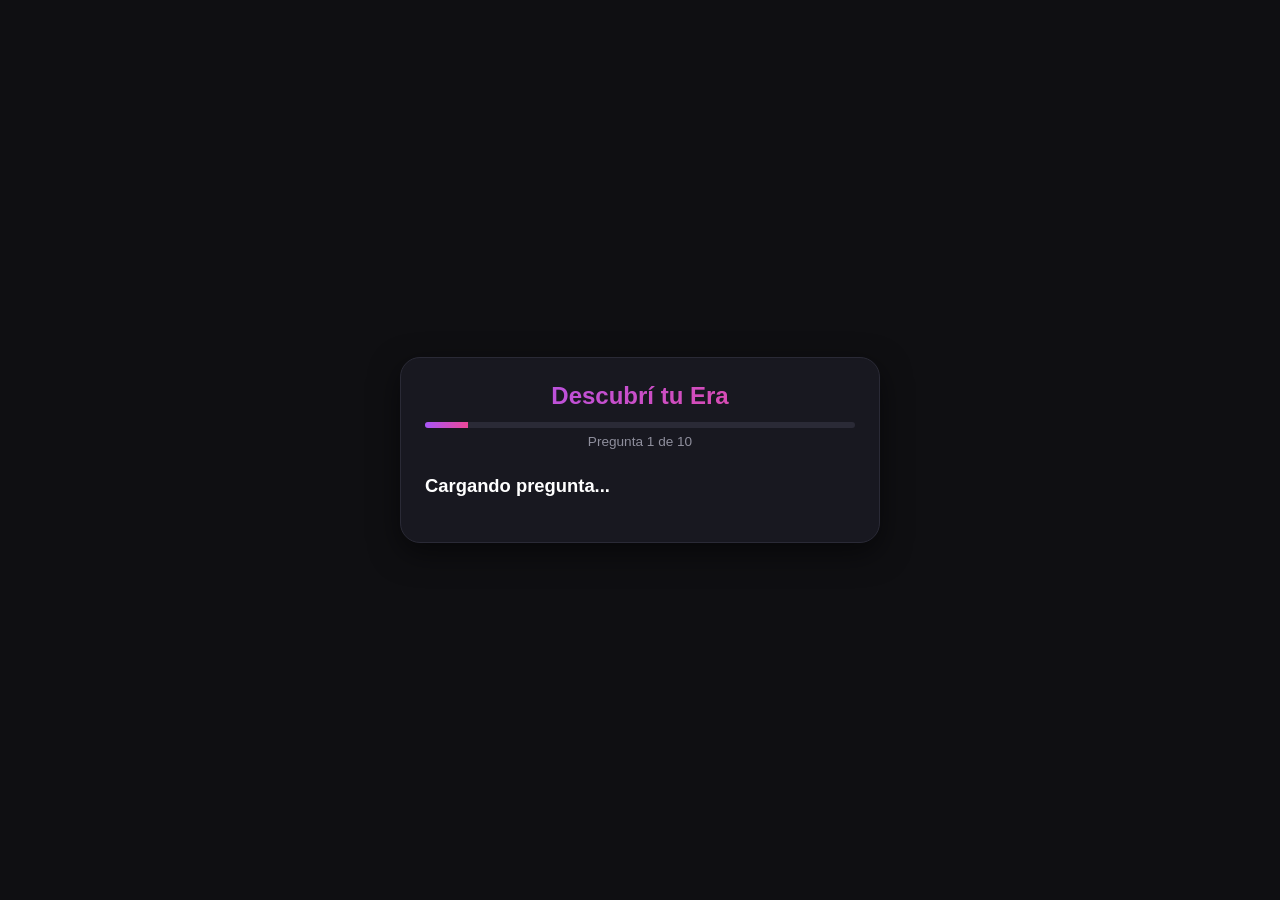
<file: index (1).html>
<!DOCTYPE html>
<html lang="es">
<head>
  <meta charset="UTF-8" />
  <meta name="viewport" content="width=device-width, initial-scale=1.0" />
  <title>Quiz: ¿Cuál es tu Era?</title>
  <style>
    * {
      box-sizing: border-box;
      margin: 0;
      padding: 0;
      font-family: -apple-system, BlinkMacSystemFont, "Segoe UI", Roboto, Helvetica, Arial, sans-serif;
    }

    body {
      background: #0f0f12;
      color: #f1f1f5;
      display: flex;
      justify-content: center;
      align-items: center;
      min-height: 100vh;
      padding: 16px;
    }

    .container {
      width: 100%;
      max-width: 480px;
      background: #181820;
      border: 1px solid #2a2a36;
      border-radius: 20px;
      padding: 24px;
      box-shadow: 0 10px 30px rgba(0,0,0,0.5);
    }

    .header {
      text-align: center;
      margin-bottom: 24px;
    }

    .header h1 {
      font-size: 1.5rem;
      font-weight: 800;
      background: linear-gradient(135deg, #a855f7, #ec4899);
      -webkit-background-clip: text;
      -webkit-text-fill-color: transparent;
      margin-bottom: 8px;
    }

    .progress-bar-container {
      width: 100%;
      height: 6px;
      background: #2a2a36;
      border-radius: 3px;
      overflow: hidden;
      margin-top: 12px;
    }

    .progress-bar {
      height: 100%;
      width: 10%;
      background: linear-gradient(90deg, #a855f7, #ec4899);
      transition: width 0.3s ease;
    }

    .question-count {
      font-size: 0.85rem;
      color: #8f8f9d;
      margin-top: 6px;
      display: block;
    }

    .question-title {
      font-size: 1.15rem;
      font-weight: 700;
      line-height: 1.4;
      margin-bottom: 20px;
      color: #ffffff;
    }

    .options-grid {
      display: flex;
      flex-direction: column;
      gap: 12px;
    }

    .option-btn {
      background: #22222e;
      border: 1px solid #323242;
      color: #e2e2e8;
      padding: 16px;
      border-radius: 12px;
      font-size: 0.95rem;
      line-height: 1.4;
      text-align: left;
      cursor: pointer;
      transition: all 0.2s ease;
      display: flex;
      align-items: flex-start;
      gap: 10px;
    }

    .option-btn:hover, .option-btn:active {
      background: #2d2d3d;
      border-color: #a855f7;
      transform: translateY(-1px);
    }

    .option-letter {
      background: #323242;
      color: #a855f7;
      font-weight: bold;
      padding: 2px 8px;
      border-radius: 6px;
      font-size: 0.85rem;
      flex-shrink: 0;
    }

    /* Result Screen */
    .result-screen {
      display: none;
      text-align: center;
    }

    .story-card {
      background: linear-gradient(145deg, #1f1a2e, #120e1a);
      border: 2px solid #a855f7;
      border-radius: 16px;
      padding: 24px 16px;
      margin: 20px 0;
      position: relative;
    }

    .story-tag {
      font-size: 0.75rem;
      letter-spacing: 2px;
      text-transform: uppercase;
      color: #ec4899;
      font-weight: 700;
      margin-bottom: 8px;
    }

    .era-title {
      font-size: 2rem;
      font-weight: 900;
      color: #fff;
      margin-bottom: 12px;
      text-shadow: 0 0 15px rgba(168, 85, 247, 0.4);
    }

    .era-desc {
      font-size: 0.95rem;
      color: #c4c4d4;
      line-height: 1.5;
      margin-bottom: 16px;
    }

    .share-prompt {
      font-size: 0.8rem;
      color: #8f8f9d;
      border-top: 1px dashed #323242;
      padding-top: 12px;
    }

    .btn-action {
      width: 100%;
      padding: 14px;
      background: linear-gradient(135deg, #a855f7, #ec4899);
      color: #fff;
      font-weight: 700;
      border: none;
      border-radius: 12px;
      cursor: pointer;
      font-size: 1rem;
      margin-top: 10px;
      transition: opacity 0.2s;
    }

    .btn-action:hover {
      opacity: 0.9;
    }

    .btn-secondary {
      background: #22222e;
      border: 1px solid #323242;
      color: #a855f7;
    }

    .hidden {
      display: none;
    }
  </style>
</head>
<body>

  <div class="container">
    <!-- Quiz Section -->
    <div id="quiz-screen">
      <div class="header">
        <h1>Descubrí tu Era</h1>
        <div class="progress-bar-container">
          <div class="progress-bar" id="progress-bar"></div>
        </div>
        <span class="question-count" id="question-count">Pregunta 1 de 10</span>
      </div>

      <div class="question-title" id="question-text">Cargando pregunta...</div>

      <div class="options-grid" id="options-container">
        <!-- Buttons loaded dynamically -->
      </div>
    </div>

    <!-- Result Section -->
    <div id="result-screen" class="result-screen">
      <div class="header">
        <h1>¡Tu Resultado!</h1>
      </div>

      <div class="story-card" id="story-card">
        <div class="story-tag">TU ENERGÍA ES</div>
        <div class="era-title" id="res-era-title">Era 1</div>
        <div class="era-desc" id="res-era-desc">Descripción de la Era...</div>
        <div class="share-prompt">📸 Sacá captura y subila a tu Story etiquetándonos</div>
      </div>

      <button class="btn-action" onclick="copyShareLink()">📋 Copiar enlace del quiz</button>
      <button class="btn-action btn-secondary" onclick="restartQuiz()">🔄 Volver a hacer</button>
    </div>
  </div>

  <script>
    const questions = [
      {
        q: "1. ¿Cómo arranca tu lunes ideal?",
        options: [
          { text: "A 200 km/h, con taquicardia y pidiendo pogo antes del mediodía.", era: 2 },
          { text: "Encerrado en mi cuarto a oscuras, hablando solo y acariciando al gato.", era: 3 },
          { text: "Flotando en un jacuzzi de hotel con bata de seda y la mente en blanco.", era: 5 }
        ]
      },
      {
        q: "2. Te invitan a una fiesta llena de caretas. ¿Cuál es tu jugada?",
        options: [
          { text: "Armo un pogo improvisado en el living y rompo dos lámparas.", era: 2 },
          { text: "Caigo en descapotable con mi compinche y nos robamos la atención de todos.", era: 4 },
          { text: "No voy; mando a mi representante a decir que mi presencia cotiza en dólares.", era: 7 }
        ]
      },
      {
        q: "3. ¿Qué tenés tirado en el fondo del bolso/mochila ahora mismo?",
        options: [
          { text: "Una púa gastada, cables y una partitura arrugada.", era: 1 },
          { text: "Un patito de goma amarillo y palitos de sushi.", era: 5 },
          { text: "Un pasaporte lleno de sellos y una valija que no cierra.", era: 6 }
        ]
      },
      {
        q: "4. ¿Cuál es tu transporte ideal para hoy?",
        options: [
          { text: "Un coche rojo clásico a toda velocidad por la ruta.", era: 4 },
          { text: "La primera clase de un avión volando sobre el Atlántico.", era: 6 },
          { text: "Un colectivo nocturno escuchando acordes de tango disonantes.", era: 1 }
        ]
      },
      {
        q: "5. ¿Qué cenás para festejar que te fue bien en algo?",
        options: [
          { text: "Fideos con manteca a las 3 AM mientras discuto sobre música.", era: 1 },
          { text: "Un bife de chorizo jugoso directo de la tabla, en soledad.", era: 3 },
          { text: "Un barco gigante de sushi servido al borde de la pileta.", era: 5 }
        ]
      },
      {
        q: "6. Si alguien te cae mal en un evento, ¿qué hacés?",
        options: [
          { text: "Miro a mi socio, nos reímos en cómplice y nos vamos a toda velocidad.", era: 4 },
          { text: "Le pongo un filtro de indiferencia y sigo mirando la Toscana desde mi ventana.", era: 7 },
          { text: "Me aíslo en una esquina a hacer la mía sin hablarle a nadie.", era: 3 }
        ]
      },
      {
        q: "7. ¿Cuál es tu hábitat natural en este momento?",
        options: [
          { text: "Un sótano húmedo con olor a madera, cables y amplificadores.", era: 1 },
          { text: "Un escenario masivo bajo luces de neón saturadas y perfume barato.", era: 2 },
          { text: "Una mansión rodeada de verde en las colinas de la Toscana.", era: 7 }
        ]
      },
      {
        q: "8. ¿Cómo está tu nivel de energía social hoy?",
        options: [
          { text: "Frenesí absoluto: de 0 a 100 sin medir ninguna consecuencia.", era: 2 },
          { text: "Jet lag de éxito: no sé en qué zona horaria estoy, pero no paro de facturar.", era: 6 },
          { text: "Inseparable: solo funciono si estoy en dupla con mi par.", era: 4 }
        ]
      },
      {
        q: "9. ¿Qué accesorio define tu día?",
        options: [
          { text: "Un gato durmiendo sobre las piernas o un par de maquetas solistas.", era: 3 },
          { text: "Un frasco de perfume que te hace picar los ojos y tres pelotas neón.", era: 2 },
          { text: "Un collar de diamantes gigantes y una pelota de goma negra.", era: 7 }
        ]
      },
      {
        q: "10. ¿Cuál es tu filosofía de vida actual?",
        options: [
          { text: ""El exceso y el spa son el único camino al equilibrio."", era: 5 },
          { text: ""Mi vida es una prueba de sonido constante en un Tiny Desk global."", era: 6 },
          { text: ""Inseparables e improbables. Un peligro público."", era: 4 }
        ]
      }
    ];

    const eraDescriptions = {
      1: { title: "ERA 1: Under & Sótano", desc: "Madrugadas de ensayo, cables, madera húmeda y acordes disonantes. La esencia pura del comienzo y la obsesión por la música auténtica." },
      2: { title: "ERA 2: Frenesí & Pogo", desc: "Luces de neón saturadas, 200 km/h, adrenalina pura y caos controlado. Vivís en vivo y con el volumen al máximo." },
      3: { title: "ERA 3: Introspección & Cueva", desc: "Modo ermitaño creativo. Preferís la tranquilidad de tu cuarto, tu gato, maquetas a solas y bife de chorizo en soledad." },
      4: { title: "ERA 4: Dupla Peligrosa", desc: "Inseparables, descapotables rojos y complicidad absoluta. Dos contra el mundo listos para armar un revuelo." },
      5: { title: "ERA 5: Exceso & Spa", desc: "Jacuzzi, batas de seda, sushi al borde de la pileta y patitos de goma. El equilibrio exacto entre el glamour y el relax." },
      6: { title: "ERA 6: Jet Lag Global", desc: "Primera clase, pasaportes sellados y pruebas de sonido internacionales. No sabés en qué huso horario estás, pero estás facturando." },
      7: { title: "ERA 7: La Toscana & Diamantes", desc: "Mansión en las colinas, collares gigantes e indiferencia total. Estás en la cima de la pirámide y tu presencia cotiza alto." }
    };

    let currentQ = 0;
    let scores = { 1: 0, 2: 0, 3: 0, 4: 0, 5: 0, 6: 0, 7: 0 };

    function renderQuestion() {
      const qData = questions[currentQ];
      document.getElementById("question-text").innerText = qData.q;
      document.getElementById("question-count").innerText = `Pregunta ${currentQ + 1} de ${questions.length}`;
      document.getElementById("progress-bar").style.width = `${((currentQ + 1) / questions.length) * 100}%`;

      const optionsContainer = document.getElementById("options-container");
      optionsContainer.innerHTML = "";

      const letters = ["A", "B", "C"];
      qData.options.forEach((opt, idx) => {
        const btn = document.createElement("button");
        btn.className = "option-btn";
        btn.innerHTML = `<span class="option-letter">${letters[idx]}</span> <span>${opt.text}</span>`;
        btn.onclick = () => selectOption(opt.era);
        optionsContainer.appendChild(btn);
      });
    }

    function selectOption(era) {
      scores[era] = (scores[era] || 0) + 1;
      currentQ++;
      if (currentQ < questions.length) {
        renderQuestion();
      } else {
        showResults();
      }
    }

    function showResults() {
      document.getElementById("quiz-screen").style.display = "none";
      document.getElementById("result-screen").style.display = "block";

      let winningEra = 1;
      let maxScore = -1;
      for (const [era, score] of Object.entries(scores)) {
        if (score > maxScore) {
          maxScore = score;
          winningEra = era;
        }
      }

      const eraInfo = eraDescriptions[winningEra];
      document.getElementById("res-era-title").innerText = eraInfo.title;
      document.getElementById("res-era-desc").innerText = eraInfo.desc;
    }

    function copyShareLink() {
      navigator.clipboard.writeText(window.location.href);
      alert("¡Enlace copiado al portapapeles! Listo para pegar en Instagram.");
    }

    function restartQuiz() {
      currentQ = 0;
      scores = { 1: 0, 2: 0, 3: 0, 4: 0, 5: 0, 6: 0, 7: 0 };
      document.getElementById("quiz-screen").style.display = "block";
      document.getElementById("result-screen").style.display = "none";
      renderQuestion();
    }

    // Start
    renderQuestion();
  </script>
</body>
</html>
</file>
